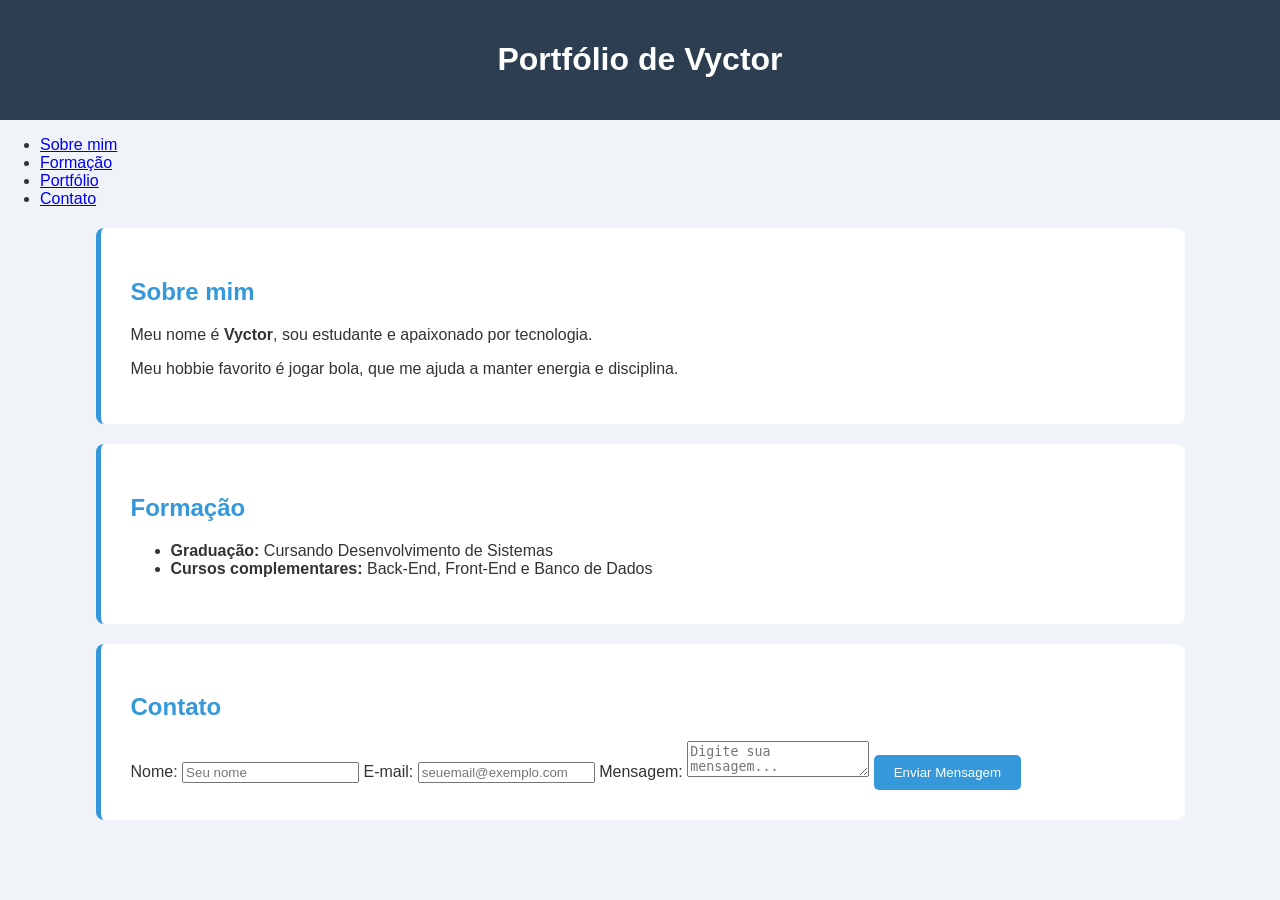
<file: index.html>
<!DOCTYPE html>
<html lang="pt-BR">
<head>
  <meta charset="UTF-8">
  <title>Portfólio de Vyctor</title>
  <style>
    body {
      background-color: #f0f4f8; 
      color: #333;
      font-family: Arial, sans-serif;
      margin: 0;
      padding: 0;
    }

    header {
      background-color: #2c3e50; 
      color: #fff;
      padding: 20px;
      text-align: center;
    }

    section {
      background-color: #ffffff; 
      margin: 20px auto;
      padding: 30px;
      border-radius: 8px;
      border-left: 5px solid #3498db; 
      width: 80%;
    }

    h2 {
      color: #3498db; 
    }

    button {
      background-color: #3498db;
      color: #fff;
      border: none;
      padding: 10px 20px;
      border-radius: 5px;
      cursor: pointer;
    }

    button:hover {
      background-color: #2980b9; 
    }
  </style>
</head>
<body>
  <header>
    <h1>Portfólio de Vyctor</h1>
  </header>
 <nav>
        <ul>
            <li><a href="sobre.html">Sobre mim</a></li>
            <li><a href="#formacao">Formação</a></li>
            <li><a href="#portfolio">Portfólio</a></li>
            <li><a href="#contato">Contato</a></li>
        </ul>
    </nav>
  <section id="sobre">
    <h2>Sobre mim</h2>
    <p>Meu nome é <strong>Vyctor</strong>, sou estudante e apaixonado por tecnologia.</p>
    <p>Meu hobbie favorito é jogar bola, que me ajuda a manter energia e disciplina.</p>
  </section>

  <section id="formacao">
    <h2>Formação</h2>
    <ul>
      <li><strong>Graduação:</strong> Cursando Desenvolvimento de Sistemas</li>
      <li><strong>Cursos complementares:</strong> Back-End, Front-End e Banco de Dados</li>
    </ul>
  </section>

  <section id="contato">
    <h2>Contato</h2>
    <form>
      <label for="nome">Nome:</label>
      <input type="text" id="nome" placeholder="Seu nome" required>

      <label for="email">E-mail:</label>
      <input type="email" id="email" placeholder="seuemail@exemplo.com" required>

      <label for="mensagem">Mensagem:</label>
      <textarea id="mensagem" placeholder="Digite sua mensagem..." required></textarea>

      <button type="submit">Enviar Mensagem</button>
    </form>
  </section>
</body>
</html>
</file>
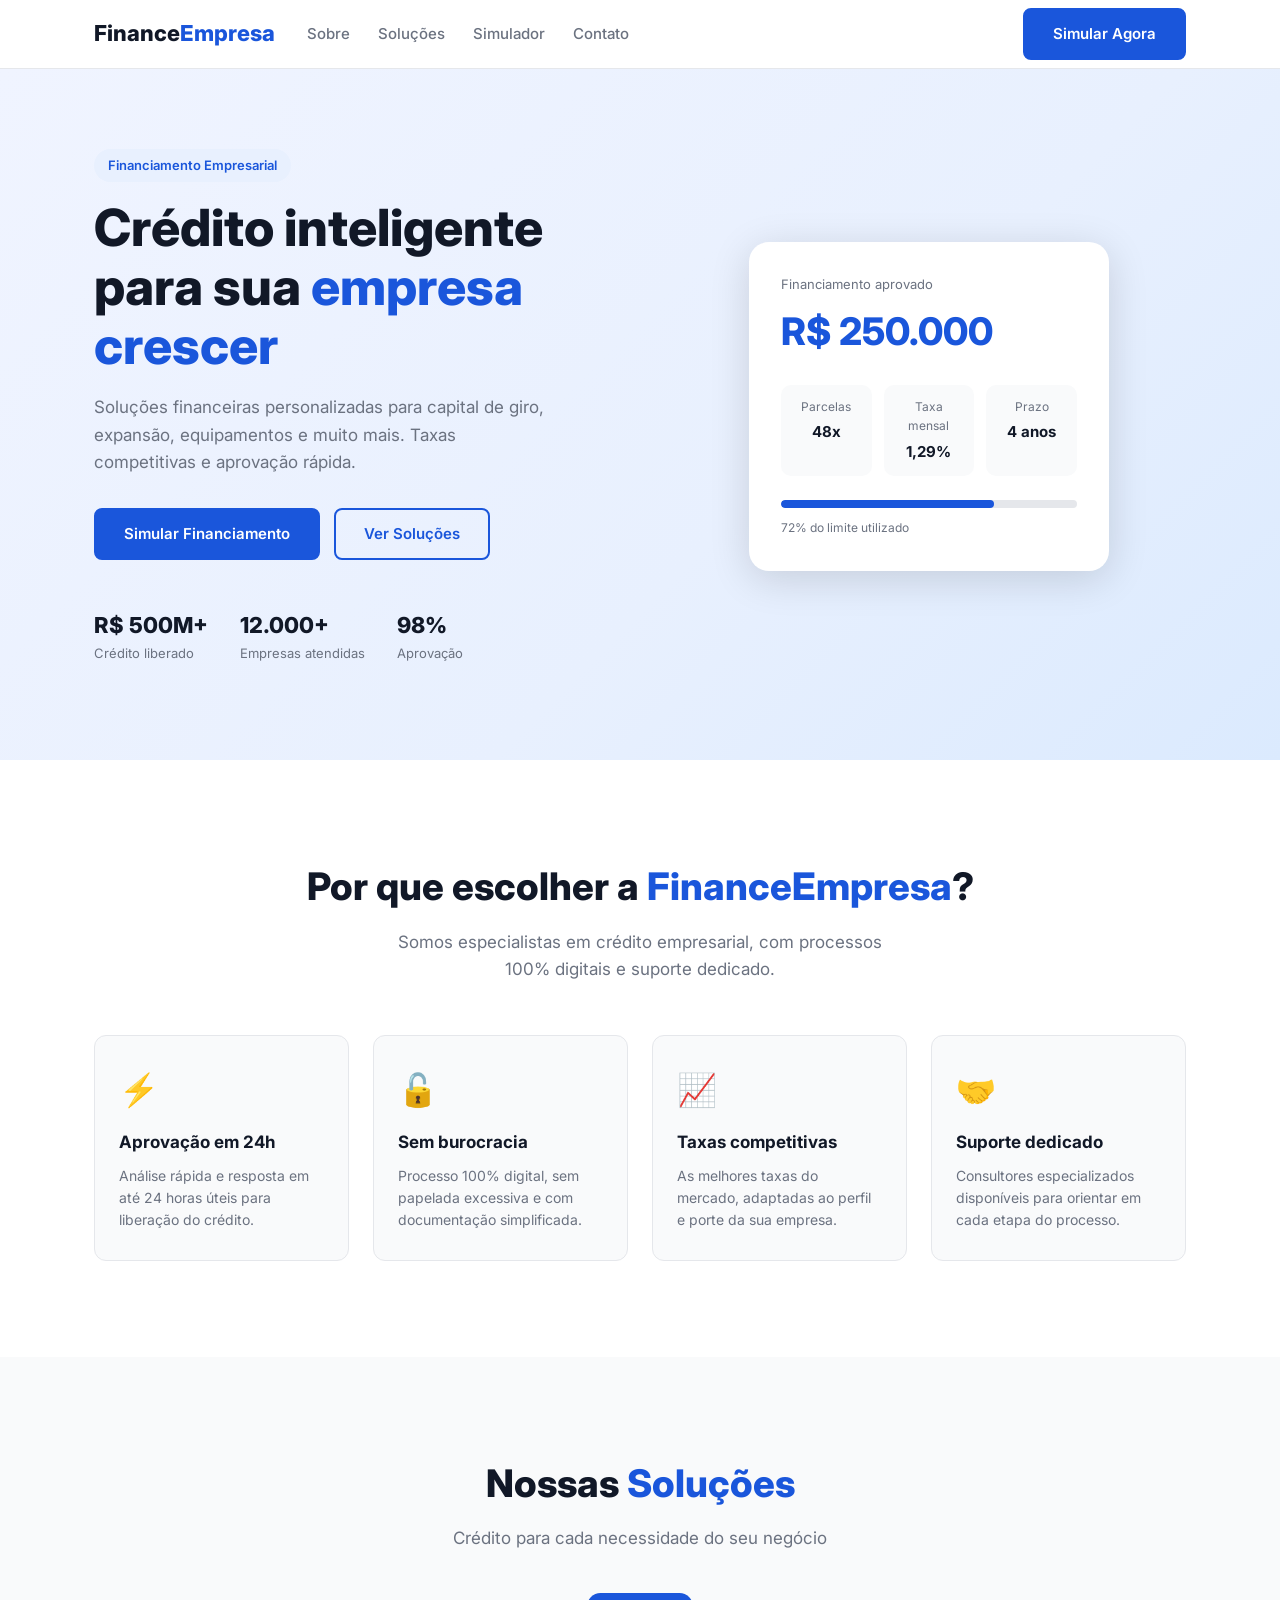
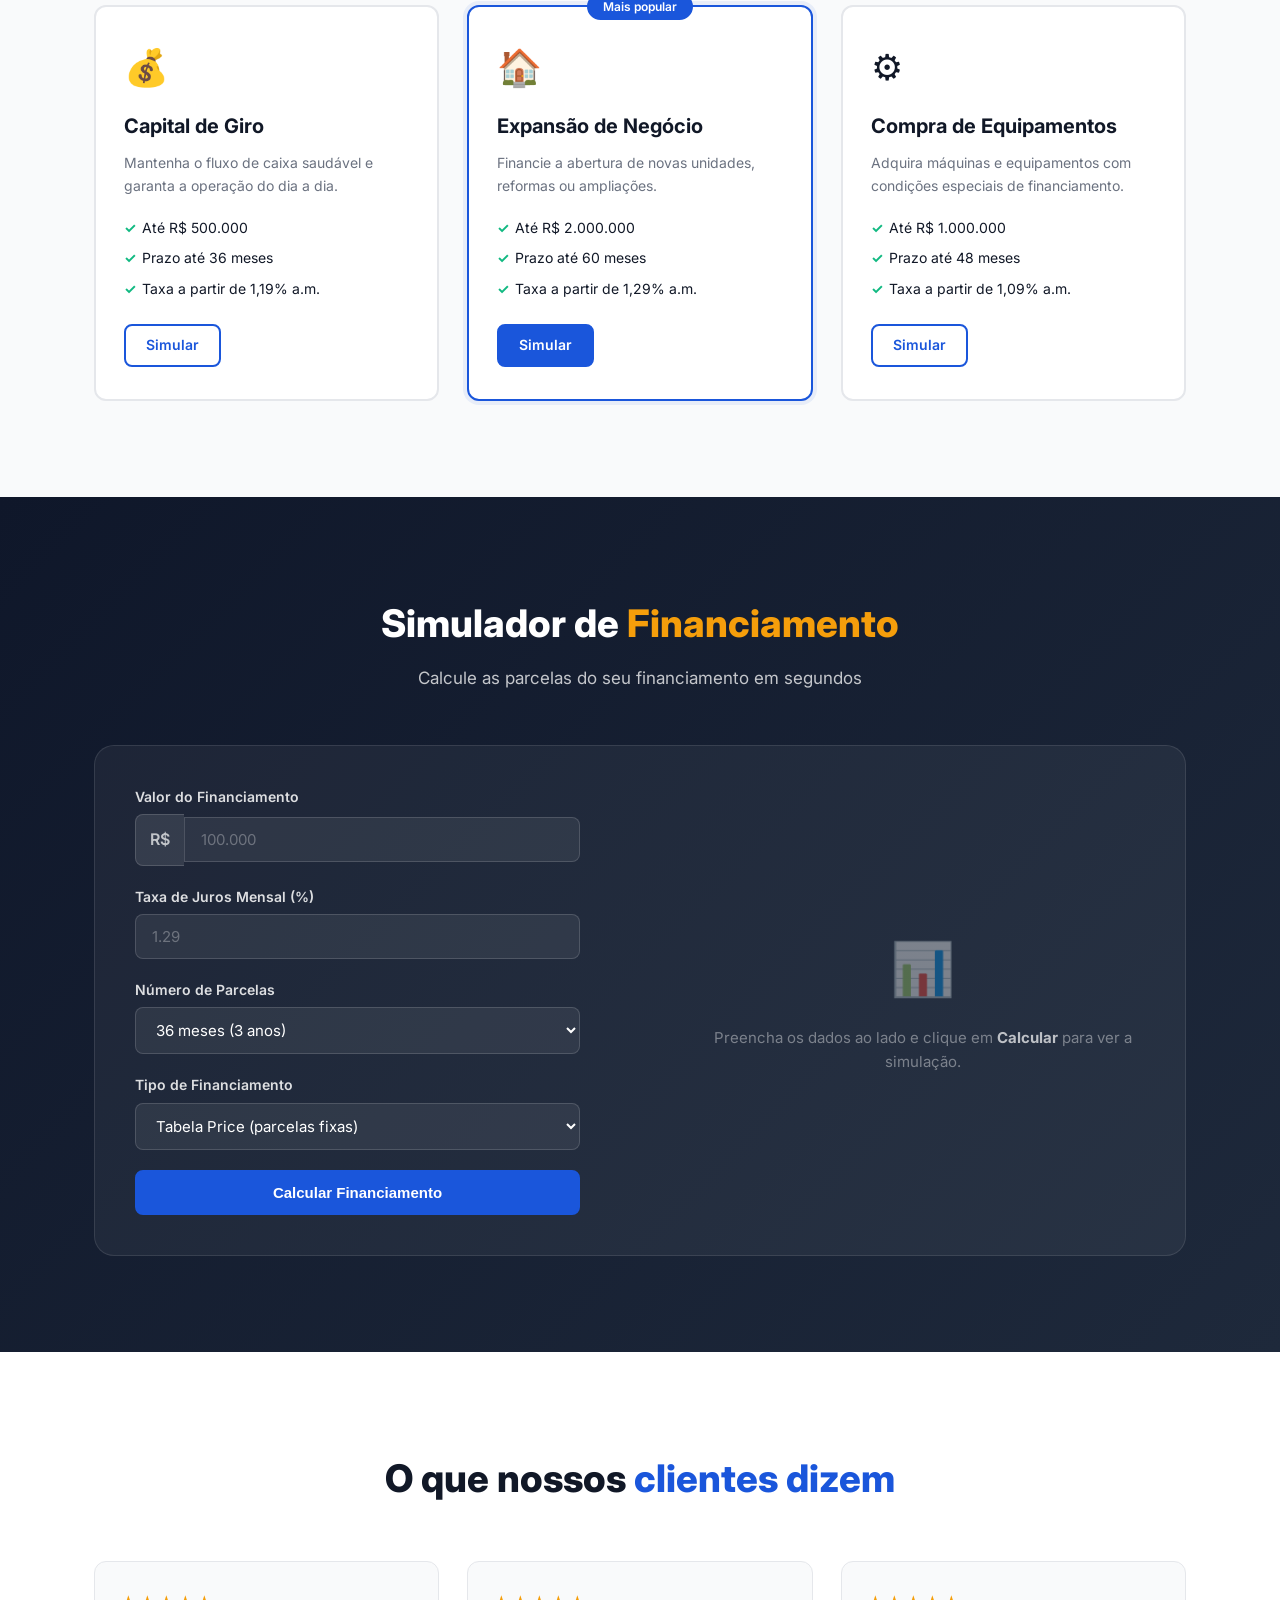
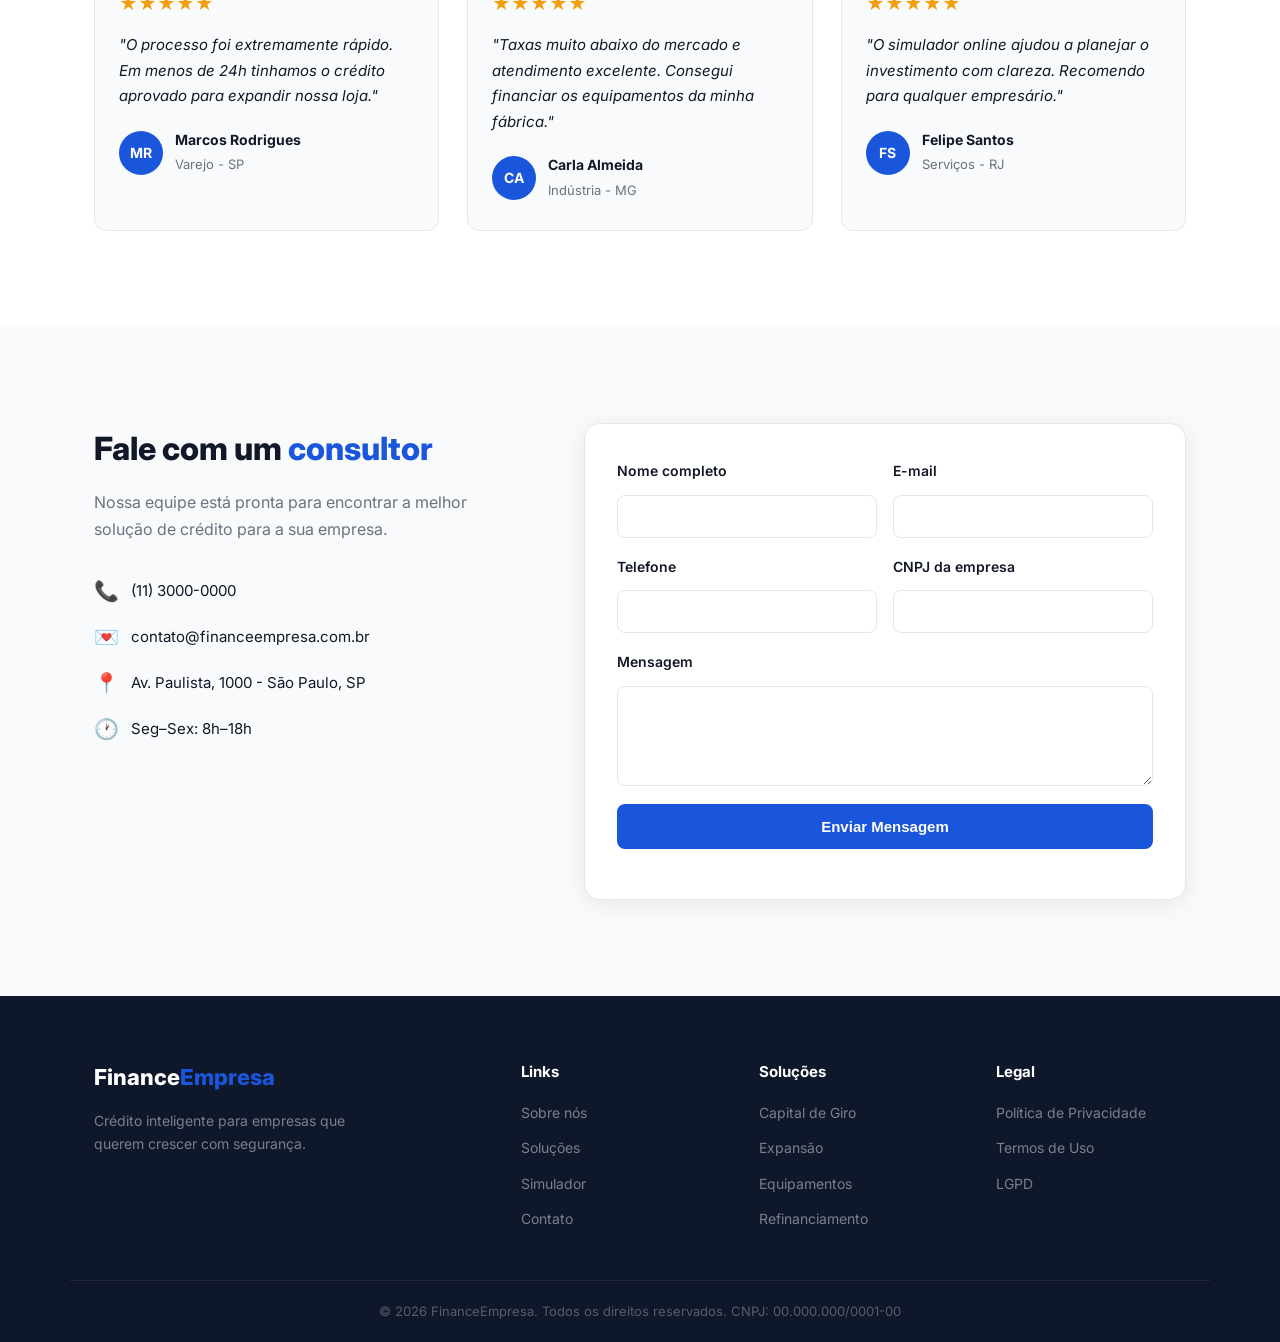
<file: demonstração/index.html>
<!DOCTYPE html>
<html lang="pt-BR">
<head>
  <meta charset="UTF-8" />
  <meta name="viewport" content="width=device-width, initial-scale=1.0"/>
  <title>FinanceEmpresa - Soluções em Financiamento</title>
  <link rel="stylesheet" href="style.css" />
  <link href="https://fonts.googleapis.com/css2?family=Inter:wght@300;400;600;700;800&display=swap" rel="stylesheet"/>
</head>
<body>

  <!-- NAVBAR -->
  <header class="navbar">
    <div class="container nav-inner">
      <div class="logo">Finance<span>Empresa</span></div>
      <nav>
        <ul class="nav-links">
          <li><a href="#sobre">Sobre</a></li>
          <li><a href="#solucoes">Soluções</a></li>
          <li><a href="#calculadora">Simulador</a></li>
          <li><a href="#contato">Contato</a></li>
        </ul>
      </nav>
      <a href="#calculadora" class="btn btn-primary nav-cta">Simular Agora</a>
      <button class="menu-toggle" id="menuToggle">&#9776;</button>
    </div>
  </header>

  <!-- HERO -->
  <section class="hero">
    <div class="container hero-inner">
      <div class="hero-text">
        <span class="badge">Financiamento Empresarial</span>
        <h1>Crédito inteligente para sua <span>empresa crescer</span></h1>
        <p>Soluções financeiras personalizadas para capital de giro, expansão, equipamentos e muito mais. Taxas competitivas e aprovação rápida.</p>
        <div class="hero-btns">
          <a href="#calculadora" class="btn btn-primary">Simular Financiamento</a>
          <a href="#solucoes" class="btn btn-outline">Ver Soluções</a>
        </div>
        <div class="hero-stats">
          <div class="stat"><strong>R$ 500M+</strong><span>Crédito liberado</span></div>
          <div class="stat"><strong>12.000+</strong><span>Empresas atendidas</span></div>
          <div class="stat"><strong>98%</strong><span>Aprovação</span></div>
        </div>
      </div>
      <div class="hero-card">
        <div class="card-finance">
          <p class="card-label">Financiamento aprovado</p>
          <h2 class="card-value">R$ 250.000</h2>
          <div class="card-info">
            <div><span>Parcelas</span><strong>48x</strong></div>
            <div><span>Taxa mensal</span><strong>1,29%</strong></div>
            <div><span>Prazo</span><strong>4 anos</strong></div>
          </div>
          <div class="card-progress">
            <div class="progress-bar"><div class="progress-fill" style="width:72%"></div></div>
            <small>72% do limite utilizado</small>
          </div>
        </div>
      </div>
    </div>
  </section>

  <!-- SOBRE -->
  <section class="sobre" id="sobre">
    <div class="container">
      <div class="section-header">
        <h2>Por que escolher a <span>FinanceEmpresa</span>?</h2>
        <p>Somos especialistas em crédito empresarial, com processos 100% digitais e suporte dedicado.</p>
      </div>
      <div class="features-grid">
        <div class="feature-card">
          <div class="feature-icon">&#9889;</div>
          <h3>Aprovação em 24h</h3>
          <p>Análise rápida e resposta em até 24 horas úteis para liberação do crédito.</p>
        </div>
        <div class="feature-card">
          <div class="feature-icon">&#128275;</div>
          <h3>Sem burocracia</h3>
          <p>Processo 100% digital, sem papelada excessiva e com documentação simplificada.</p>
        </div>
        <div class="feature-card">
          <div class="feature-icon">&#128200;</div>
          <h3>Taxas competitivas</h3>
          <p>As melhores taxas do mercado, adaptadas ao perfil e porte da sua empresa.</p>
        </div>
        <div class="feature-card">
          <div class="feature-icon">&#129309;</div>
          <h3>Suporte dedicado</h3>
          <p>Consultores especializados disponíveis para orientar em cada etapa do processo.</p>
        </div>
      </div>
    </div>
  </section>

  <!-- SOLUÇÕES -->
  <section class="solucoes" id="solucoes">
    <div class="container">
      <div class="section-header">
        <h2>Nossas <span>Soluções</span></h2>
        <p>Crédito para cada necessidade do seu negócio</p>
      </div>
      <div class="cards-grid">
        <div class="solution-card">
          <div class="sol-icon">&#128176;</div>
          <h3>Capital de Giro</h3>
          <p>Mantenha o fluxo de caixa saudável e garanta a operação do dia a dia.</p>
          <ul>
            <li>Até R$ 500.000</li>
            <li>Prazo até 36 meses</li>
            <li>Taxa a partir de 1,19% a.m.</li>
          </ul>
          <a href="#calculadora" class="btn btn-outline btn-sm">Simular</a>
        </div>
        <div class="solution-card highlight">
          <div class="sol-badge">Mais popular</div>
          <div class="sol-icon">&#127968;</div>
          <h3>Expansão de Negócio</h3>
          <p>Financie a abertura de novas unidades, reformas ou ampliações.</p>
          <ul>
            <li>Até R$ 2.000.000</li>
            <li>Prazo até 60 meses</li>
            <li>Taxa a partir de 1,29% a.m.</li>
          </ul>
          <a href="#calculadora" class="btn btn-primary btn-sm">Simular</a>
        </div>
        <div class="solution-card">
          <div class="sol-icon">&#9881;</div>
          <h3>Compra de Equipamentos</h3>
          <p>Adquira máquinas e equipamentos com condições especiais de financiamento.</p>
          <ul>
            <li>Até R$ 1.000.000</li>
            <li>Prazo até 48 meses</li>
            <li>Taxa a partir de 1,09% a.m.</li>
          </ul>
          <a href="#calculadora" class="btn btn-outline btn-sm">Simular</a>
        </div>
      </div>
    </div>
  </section>

  <!-- CALCULADORA -->
  <section class="calculadora" id="calculadora">
    <div class="container">
      <div class="section-header light">
        <h2>Simulador de <span>Financiamento</span></h2>
        <p>Calcule as parcelas do seu financiamento em segundos</p>
      </div>
      <div class="calc-wrapper">
        <div class="calc-form">
          <div class="form-group">
            <label for="valorFinanciamento">Valor do Financiamento</label>
            <div class="input-prefix">
              <span>R$</span>
              <input type="text" id="valorFinanciamento" placeholder="100.000" />
            </div>
          </div>
          <div class="form-group">
            <label for="taxaJuros">Taxa de Juros Mensal (%)</label>
            <input type="number" id="taxaJuros" placeholder="1.29" step="0.01" min="0.1" max="10" />
          </div>
          <div class="form-group">
            <label for="numeroParcelas">Número de Parcelas</label>
            <select id="numeroParcelas">
              <option value="12">12 meses (1 ano)</option>
              <option value="24">24 meses (2 anos)</option>
              <option value="36" selected>36 meses (3 anos)</option>
              <option value="48">48 meses (4 anos)</option>
              <option value="60">60 meses (5 anos)</option>
            </select>
          </div>
          <div class="form-group">
            <label for="tipoFinanciamento">Tipo de Financiamento</label>
            <select id="tipoFinanciamento">
              <option value="price">Tabela Price (parcelas fixas)</option>
              <option value="sac">SAC (parcelas decrescentes)</option>
            </select>
          </div>
          <button class="btn btn-primary btn-full" id="calcularBtn">Calcular Financiamento</button>
        </div>
        <div class="calc-result" id="calcResult">
          <div class="result-placeholder">
            <div class="placeholder-icon">&#128202;</div>
            <p>Preencha os dados ao lado e clique em <strong>Calcular</strong> para ver a simulação.</p>
          </div>
        </div>
      </div>
    </div>
  </section>

  <!-- DEPOIMENTOS -->
  <section class="depoimentos">
    <div class="container">
      <div class="section-header">
        <h2>O que nossos <span>clientes dizem</span></h2>
      </div>
      <div class="depo-grid">
        <div class="depo-card">
          <div class="stars">&#9733;&#9733;&#9733;&#9733;&#9733;</div>
          <p>"O processo foi extremamente rápido. Em menos de 24h tinhamos o crédito aprovado para expandir nossa loja."</p>
          <div class="depo-author">
            <div class="avatar">MR</div>
            <div><strong>Marcos Rodrigues</strong><span>Varejo - SP</span></div>
          </div>
        </div>
        <div class="depo-card">
          <div class="stars">&#9733;&#9733;&#9733;&#9733;&#9733;</div>
          <p>"Taxas muito abaixo do mercado e atendimento excelente. Consegui financiar os equipamentos da minha fábrica."</p>
          <div class="depo-author">
            <div class="avatar">CA</div>
            <div><strong>Carla Almeida</strong><span>Indústria - MG</span></div>
          </div>
        </div>
        <div class="depo-card">
          <div class="stars">&#9733;&#9733;&#9733;&#9733;&#9733;</div>
          <p>"O simulador online ajudou a planejar o investimento com clareza. Recomendo para qualquer empresário."</p>
          <div class="depo-author">
            <div class="avatar">FS</div>
            <div><strong>Felipe Santos</strong><span>Serviços - RJ</span></div>
          </div>
        </div>
      </div>
    </div>
  </section>

  <!-- CONTATO -->
  <section class="contato" id="contato">
    <div class="container contato-inner">
      <div class="contato-info">
        <h2>Fale com um <span>consultor</span></h2>
        <p>Nossa equipe está pronta para encontrar a melhor solução de crédito para a sua empresa.</p>
        <div class="contato-items">
          <div class="contato-item"><span>&#128222;</span> (11) 3000-0000</div>
          <div class="contato-item"><span>&#128140;</span> contato@financeempresa.com.br</div>
          <div class="contato-item"><span>&#128205;</span> Av. Paulista, 1000 - São Paulo, SP</div>
          <div class="contato-item"><span>&#128336;</span> Seg–Sex: 8h–18h</div>
        </div>
      </div>
      <form class="contato-form" id="contatoForm">
        <div class="form-row">
          <div class="form-group">
            <label>Nome completo</label>
            <input type="text" id="nome" placeholder="Seu nome" required />
          </div>
          <div class="form-group">
            <label>E-mail</label>
            <input type="email" id="email" placeholder="seu@email.com" required />
          </div>
        </div>
        <div class="form-row">
          <div class="form-group">
            <label>Telefone</label>
            <input type="tel" id="telefone" placeholder="(11) 99999-9999" />
          </div>
          <div class="form-group">
            <label>CNPJ da empresa</label>
            <input type="text" id="cnpj" placeholder="00.000.000/0001-00" />
          </div>
        </div>
        <div class="form-group">
          <label>Mensagem</label>
          <textarea id="mensagem" rows="4" placeholder="Descreva sua necessidade de crédito..."></textarea>
        </div>
        <button type="submit" class="btn btn-primary btn-full">Enviar Mensagem</button>
        <div id="formMsg" class="form-feedback"></div>
      </form>
    </div>
  </section>

  <!-- FOOTER -->
  <footer class="footer">
    <div class="container footer-inner">
      <div class="footer-brand">
        <div class="logo">Finance<span>Empresa</span></div>
        <p>Crédito inteligente para empresas que querem crescer com segurança.</p>
      </div>
      <div class="footer-links">
        <h4>Links</h4>
        <ul>
          <li><a href="#sobre">Sobre nós</a></li>
          <li><a href="#solucoes">Soluções</a></li>
          <li><a href="#calculadora">Simulador</a></li>
          <li><a href="#contato">Contato</a></li>
        </ul>
      </div>
      <div class="footer-links">
        <h4>Soluções</h4>
        <ul>
          <li><a href="#">Capital de Giro</a></li>
          <li><a href="#">Expansão</a></li>
          <li><a href="#">Equipamentos</a></li>
          <li><a href="#">Refinanciamento</a></li>
        </ul>
      </div>
      <div class="footer-links">
        <h4>Legal</h4>
        <ul>
          <li><a href="#">Política de Privacidade</a></li>
          <li><a href="#">Termos de Uso</a></li>
          <li><a href="#">LGPD</a></li>
        </ul>
      </div>
    </div>
    <div class="footer-bottom">
      <p>&copy; 2026 FinanceEmpresa. Todos os direitos reservados. CNPJ: 00.000.000/0001-00</p>
    </div>
  </footer>

  <script src="script.js"></script>
</body>
</html>
</file>
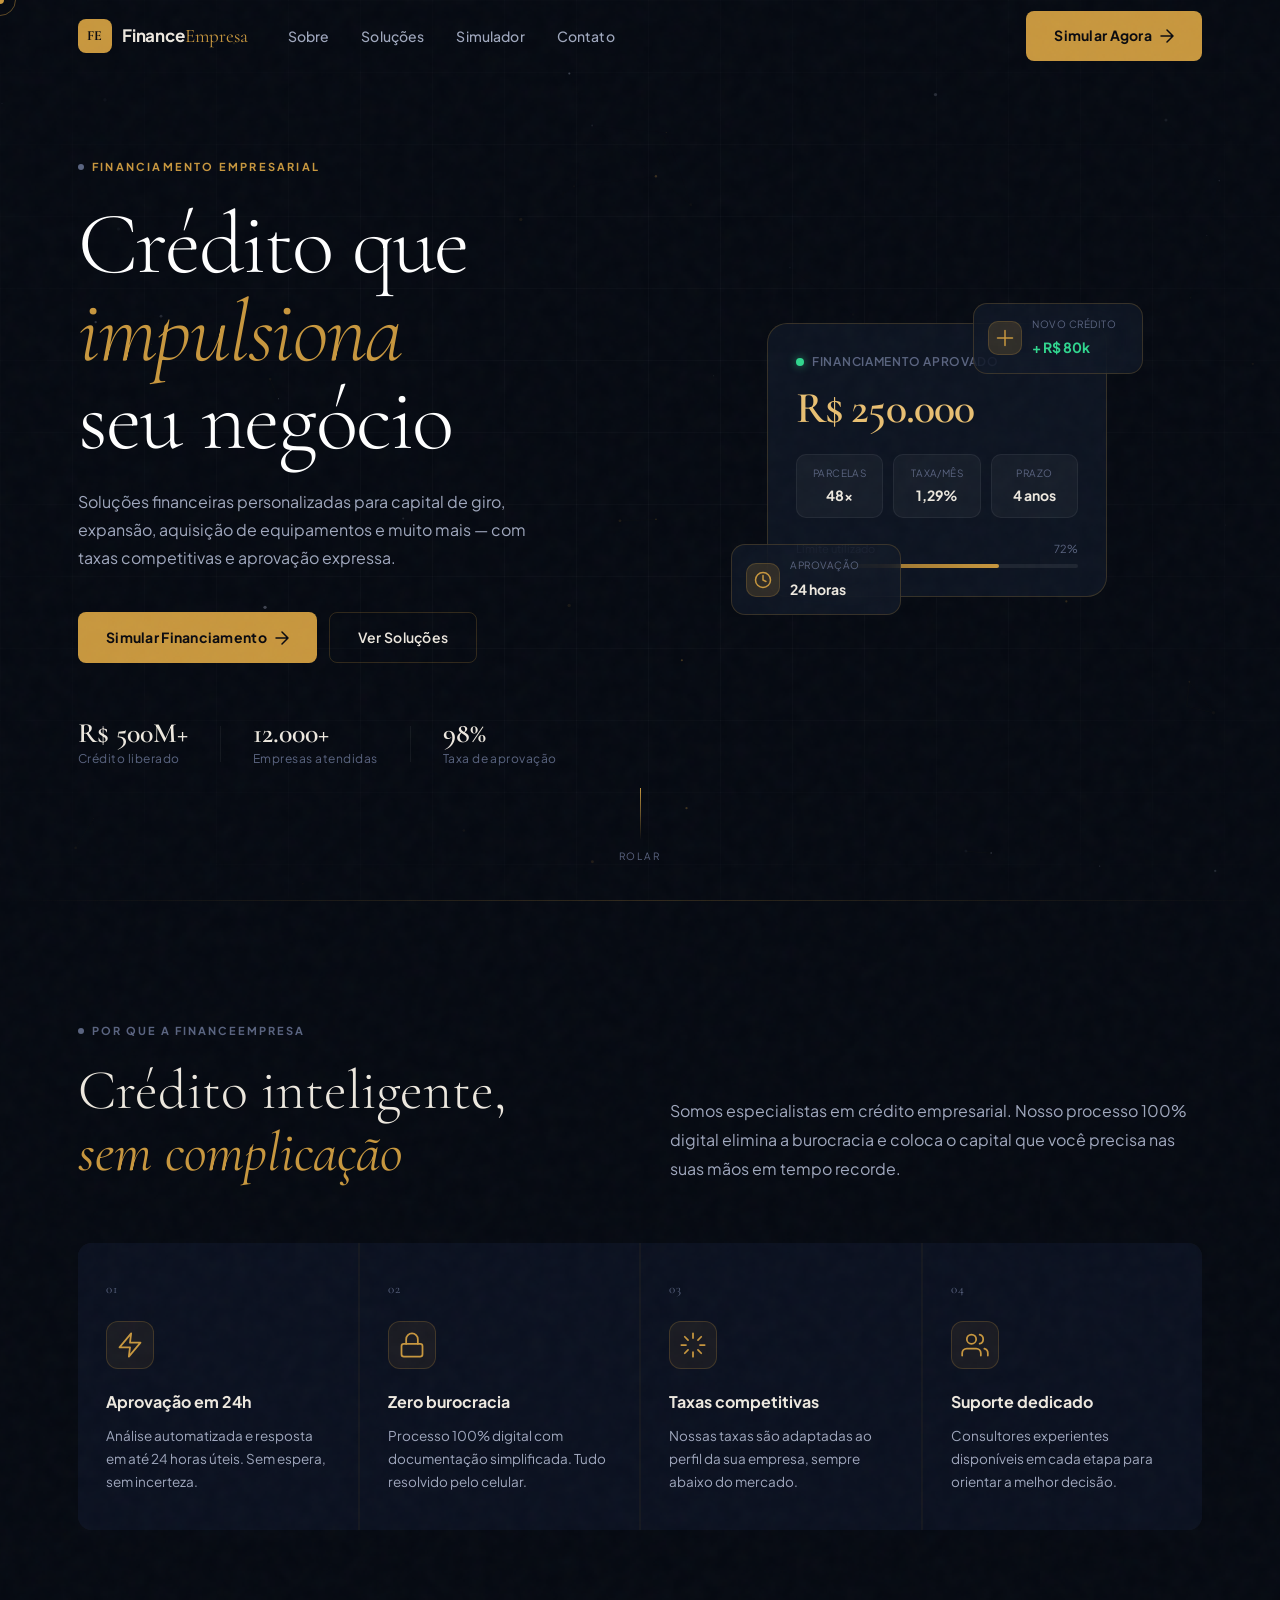
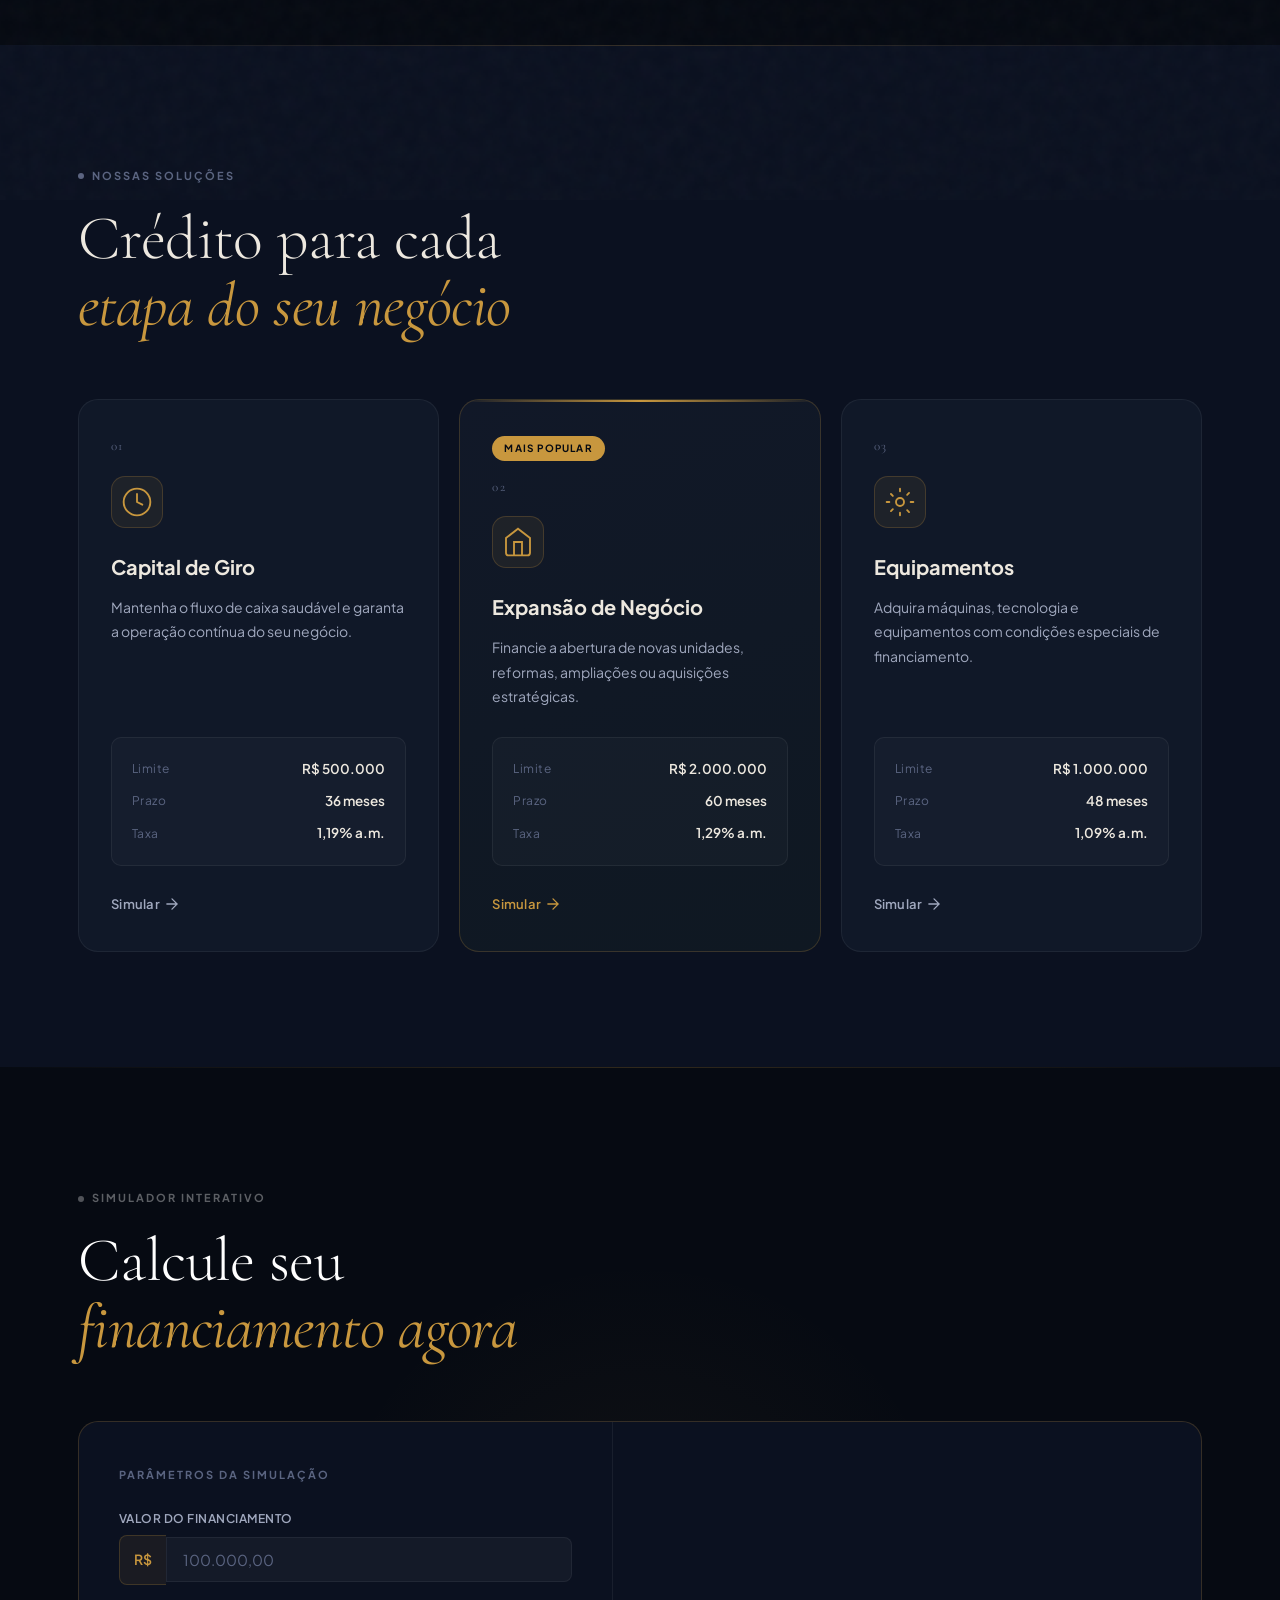
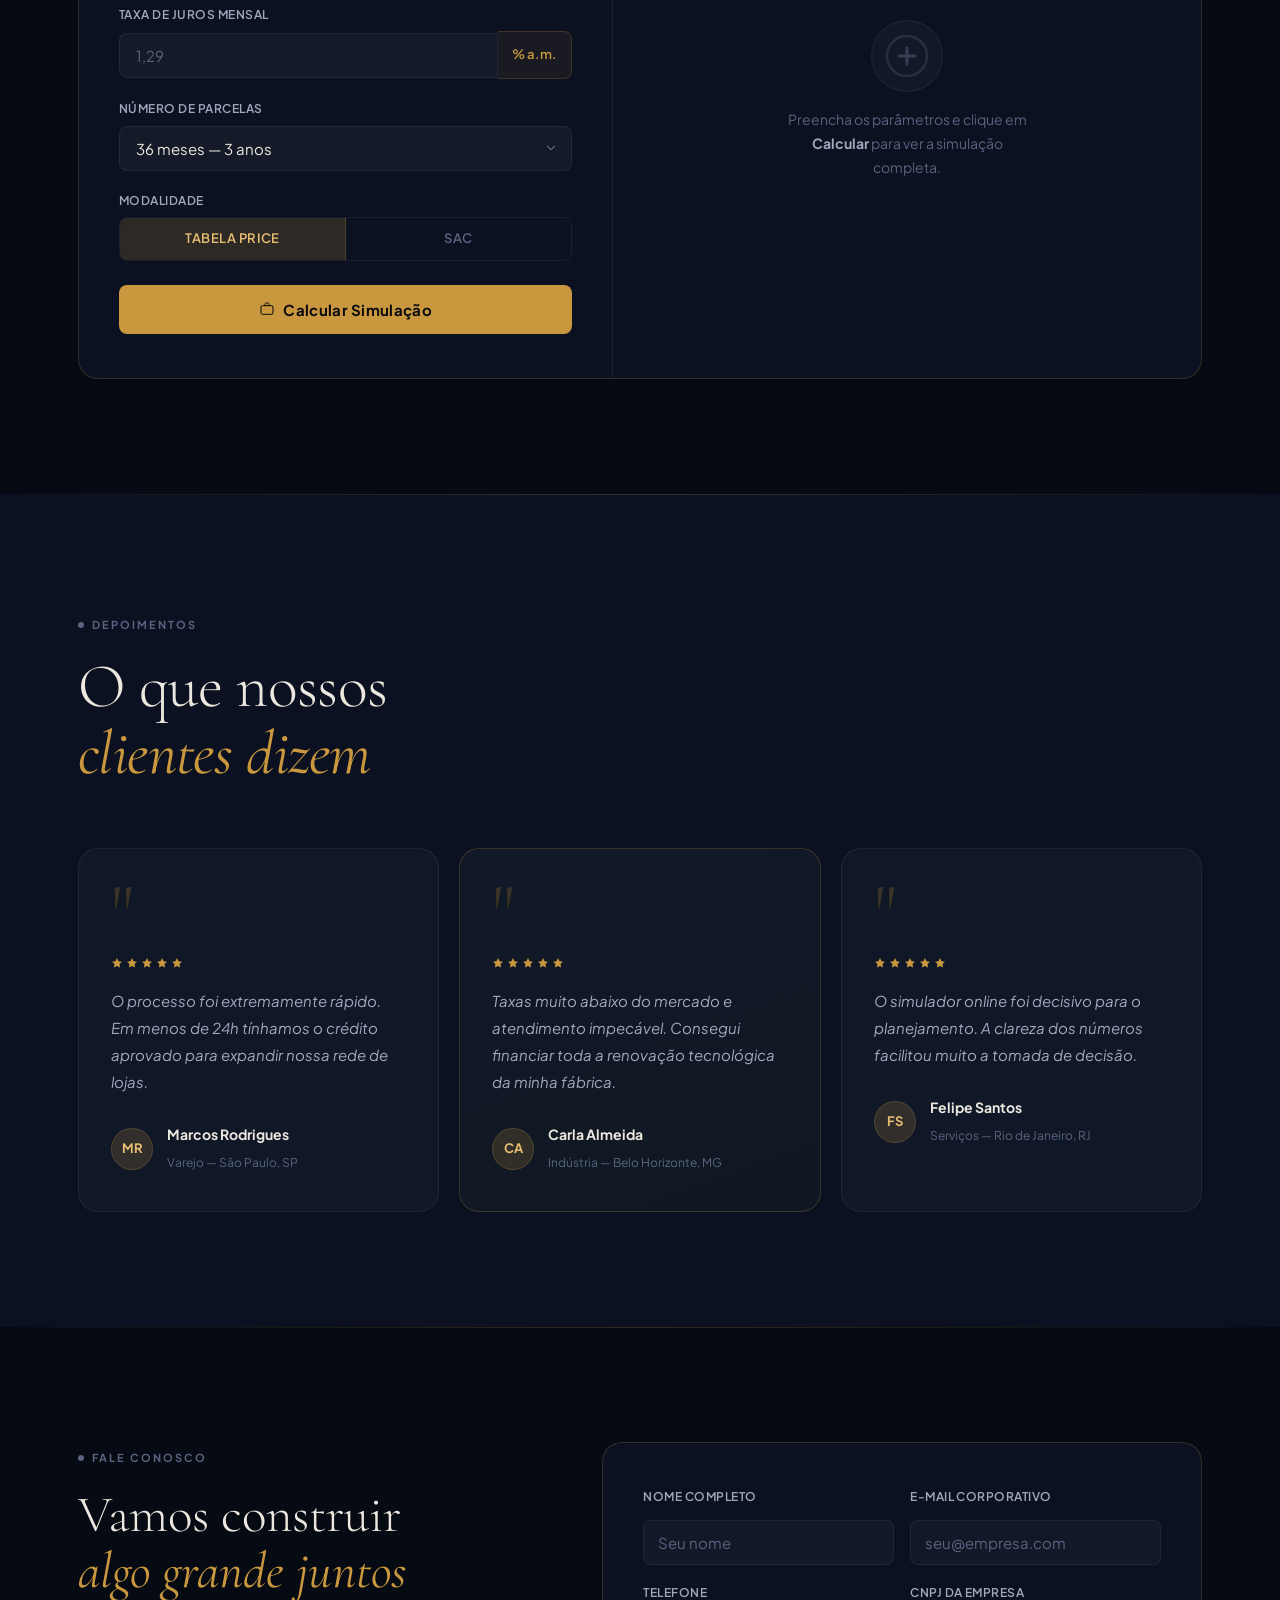
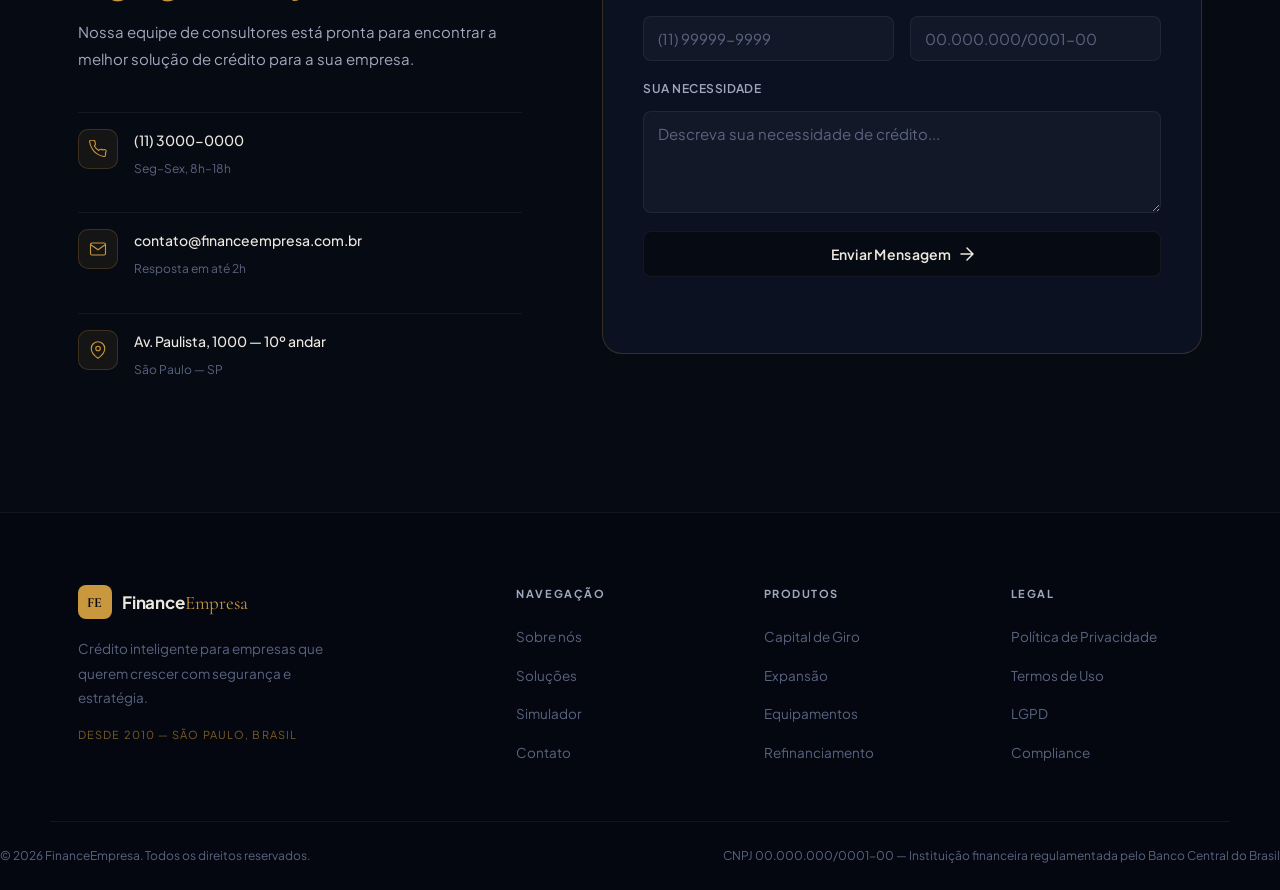
<file: prototipo/index.html>
<!DOCTYPE html>
<html lang="pt-BR">
<head>
  <meta charset="UTF-8" />
  <meta name="viewport" content="width=device-width, initial-scale=1.0"/>
  <title>FinanceEmpresa — Crédito Empresarial Premium</title>
  <link rel="stylesheet" href="style.css" />
  <link rel="preconnect" href="https://fonts.googleapis.com"/>
  <link rel="preconnect" href="https://fonts.gstatic.com" crossorigin/>
  <link href="https://fonts.googleapis.com/css2?family=Cormorant+Garamond:ital,wght@0,300;0,400;0,600;0,700;1,300;1,400&family=Plus+Jakarta+Sans:wght@300;400;500;600;700;800&display=swap" rel="stylesheet"/>
</head>
<body>

  <!-- CURSOR -->
  <div class="cursor" id="cursor"></div>
  <div class="cursor-follower" id="cursorFollower"></div>

  <!-- GRAIN OVERLAY -->
  <div class="grain" aria-hidden="true"></div>

  <!-- NAVBAR -->
  <header class="navbar" id="navbar">
    <div class="container nav-inner">
      <a href="#" class="logo">
        <span class="logo-mark">FE</span>
        <span class="logo-text">Finance<em>Empresa</em></span>
      </a>
      <nav class="nav-center">
        <ul class="nav-links">
          <li><a href="#sobre">Sobre</a></li>
          <li><a href="#solucoes">Soluções</a></li>
          <li><a href="#calculadora">Simulador</a></li>
          <li><a href="#contato">Contato</a></li>
        </ul>
      </nav>
      <a href="#calculadora" class="btn btn-gold nav-cta">
        <span>Simular Agora</span>
        <svg width="14" height="14" viewBox="0 0 14 14" fill="none"><path d="M1 7h12M7 1l6 6-6 6" stroke="currentColor" stroke-width="1.5" stroke-linecap="round" stroke-linejoin="round"/></svg>
      </a>
      <button class="menu-toggle" id="menuToggle" aria-label="Menu">
        <span></span><span></span><span></span>
      </button>
    </div>
  </header>

  <!-- MOBILE NAV -->
  <div class="mobile-nav" id="mobileNav">
    <ul>
      <li><a href="#sobre" class="mobile-link">Sobre</a></li>
      <li><a href="#solucoes" class="mobile-link">Soluções</a></li>
      <li><a href="#calculadora" class="mobile-link">Simulador</a></li>
      <li><a href="#contato" class="mobile-link">Contato</a></li>
    </ul>
    <a href="#calculadora" class="btn btn-gold mobile-link">Simular Agora</a>
  </div>

  <!-- ================================ HERO ================================ -->
  <section class="hero" id="hero">
    <canvas id="heroCanvas"></canvas>
    <div class="hero-grid-lines" aria-hidden="true"></div>

    <div class="container hero-inner">
      <div class="hero-text">
        <div class="hero-label">
          <span class="label-dot"></span>
          <span>Financiamento Empresarial</span>
        </div>
        <h1 class="hero-title">
          Crédito que<br/>
          <em>impulsiona</em><br/>
          seu negócio
        </h1>
        <p class="hero-sub">Soluções financeiras personalizadas para capital de giro, expansão, aquisição de equipamentos e muito mais — com taxas competitivas e aprovação expressa.</p>
        <div class="hero-actions">
          <a href="#calculadora" class="btn btn-gold">
            <span>Simular Financiamento</span>
            <svg width="14" height="14" viewBox="0 0 14 14" fill="none"><path d="M1 7h12M7 1l6 6-6 6" stroke="currentColor" stroke-width="1.5" stroke-linecap="round" stroke-linejoin="round"/></svg>
          </a>
          <a href="#solucoes" class="btn btn-ghost">Ver Soluções</a>
        </div>
        <div class="hero-stats">
          <div class="stat-item">
            <strong class="stat-num" data-count="500" data-prefix="R$" data-suffix="M+">0</strong>
            <span>Crédito liberado</span>
          </div>
          <div class="stat-div" aria-hidden="true"></div>
          <div class="stat-item">
            <strong class="stat-num" data-count="12000" data-suffix="+">0</strong>
            <span>Empresas atendidas</span>
          </div>
          <div class="stat-div" aria-hidden="true"></div>
          <div class="stat-item">
            <strong class="stat-num" data-count="98" data-suffix="%">0</strong>
            <span>Taxa de aprovação</span>
          </div>
        </div>
      </div>

      <div class="hero-visual">
        <div class="hero-card-wrap">
          <!-- Main card -->
          <div class="hcard hcard-main">
            <div class="hcard-header">
              <div class="hcard-dot green"></div>
              <span>Financiamento aprovado</span>
            </div>
            <div class="hcard-amount">R$ 250.000</div>
            <div class="hcard-meta">
              <div class="hcard-meta-item">
                <span>Parcelas</span>
                <strong>48x</strong>
              </div>
              <div class="hcard-meta-item">
                <span>Taxa/mês</span>
                <strong>1,29%</strong>
              </div>
              <div class="hcard-meta-item">
                <span>Prazo</span>
                <strong>4 anos</strong>
              </div>
            </div>
            <div class="hcard-bar-wrap">
              <div class="hcard-bar-label">
                <span>Limite utilizado</span>
                <span>72%</span>
              </div>
              <div class="hcard-bar"><div class="hcard-bar-fill" style="width:0%" data-width="72%"></div></div>
            </div>
          </div>

          <!-- Floating chip top-right -->
          <div class="hcard hcard-chip chip-tr">
            <div class="chip-icon">
              <svg width="18" height="18" fill="none" viewBox="0 0 24 24"><path d="M12 2v20M2 12h20" stroke="currentColor" stroke-width="2" stroke-linecap="round"/></svg>
            </div>
            <div>
              <span class="chip-label">Novo crédito</span>
              <strong class="chip-value green-text">+ R$ 80k</strong>
            </div>
          </div>

          <!-- Floating chip bottom-left -->
          <div class="hcard hcard-chip chip-bl">
            <div class="chip-icon">
              <svg width="18" height="18" fill="none" viewBox="0 0 24 24"><circle cx="12" cy="12" r="10" stroke="currentColor" stroke-width="2"/><path d="M12 6v6l4 2" stroke="currentColor" stroke-width="2" stroke-linecap="round"/></svg>
            </div>
            <div>
              <span class="chip-label">Aprovação</span>
              <strong class="chip-value">24 horas</strong>
            </div>
          </div>
        </div>
      </div>
    </div>

    <div class="hero-scroll">
      <div class="scroll-line"></div>
      <span>Rolar</span>
    </div>
  </section>

  <!-- ================================ SOBRE ================================ -->
  <section class="sobre" id="sobre">
    <div class="container">
      <div class="section-label reveal">
        <span class="label-dot"></span>Por que a FinanceEmpresa
      </div>
      <div class="sobre-inner">
        <div class="sobre-heading reveal">
          <h2>Crédito inteligente,<br/><em>sem complicação</em></h2>
        </div>
        <div class="sobre-text reveal">
          <p>Somos especialistas em crédito empresarial. Nosso processo 100% digital elimina a burocracia e coloca o capital que você precisa nas suas mãos em tempo recorde.</p>
        </div>
      </div>
      <div class="features-grid">
        <div class="feature-card reveal" style="--delay:.1s">
          <div class="feature-num">01</div>
          <div class="feature-icon-wrap">
            <svg width="28" height="28" fill="none" viewBox="0 0 24 24"><path d="M13 2L3 14h9l-1 8 10-12h-9l1-8z" stroke="currentColor" stroke-width="1.5" stroke-linecap="round" stroke-linejoin="round"/></svg>
          </div>
          <h3>Aprovação em 24h</h3>
          <p>Análise automatizada e resposta em até 24 horas úteis. Sem espera, sem incerteza.</p>
        </div>
        <div class="feature-card reveal" style="--delay:.2s">
          <div class="feature-num">02</div>
          <div class="feature-icon-wrap">
            <svg width="28" height="28" fill="none" viewBox="0 0 24 24"><rect x="3" y="11" width="18" height="11" rx="2" stroke="currentColor" stroke-width="1.5"/><path d="M7 11V7a5 5 0 0110 0v4" stroke="currentColor" stroke-width="1.5" stroke-linecap="round"/></svg>
          </div>
          <h3>Zero burocracia</h3>
          <p>Processo 100% digital com documentação simplificada. Tudo resolvido pelo celular.</p>
        </div>
        <div class="feature-card reveal" style="--delay:.3s">
          <div class="feature-num">03</div>
          <div class="feature-icon-wrap">
            <svg width="28" height="28" fill="none" viewBox="0 0 24 24"><path d="M12 2v4m0 12v4M4.93 4.93l2.83 2.83m8.48 8.48l2.83 2.83M2 12h4m12 0h4M4.93 19.07l2.83-2.83m8.48-8.48l2.83-2.83" stroke="currentColor" stroke-width="1.5" stroke-linecap="round"/></svg>
          </div>
          <h3>Taxas competitivas</h3>
          <p>Nossas taxas são adaptadas ao perfil da sua empresa, sempre abaixo do mercado.</p>
        </div>
        <div class="feature-card reveal" style="--delay:.4s">
          <div class="feature-num">04</div>
          <div class="feature-icon-wrap">
            <svg width="28" height="28" fill="none" viewBox="0 0 24 24"><path d="M17 21v-2a4 4 0 00-4-4H5a4 4 0 00-4 4v2" stroke="currentColor" stroke-width="1.5" stroke-linecap="round"/><circle cx="9" cy="7" r="4" stroke="currentColor" stroke-width="1.5"/><path d="M23 21v-2a4 4 0 00-3-3.87M16 3.13a4 4 0 010 7.75" stroke="currentColor" stroke-width="1.5" stroke-linecap="round"/></svg>
          </div>
          <h3>Suporte dedicado</h3>
          <p>Consultores experientes disponíveis em cada etapa para orientar a melhor decisão.</p>
        </div>
      </div>
    </div>
  </section>

  <!-- ================================ SOLUÇÕES ================================ -->
  <section class="solucoes" id="solucoes">
    <div class="container">
      <div class="section-label reveal">
        <span class="label-dot"></span>Nossas Soluções
      </div>
      <h2 class="section-title reveal">Crédito para cada<br/><em>etapa do seu negócio</em></h2>

      <div class="sol-grid">
        <div class="sol-card reveal" style="--delay:.1s">
          <div class="sol-num">01</div>
          <div class="sol-icon">
            <svg width="32" height="32" fill="none" viewBox="0 0 24 24"><path d="M12 22C6.477 22 2 17.523 2 12S6.477 2 12 2s10 4.477 10 10-4.477 10-10 10z" stroke="currentColor" stroke-width="1.4"/><path d="M12 6v6l4 2" stroke="currentColor" stroke-width="1.4" stroke-linecap="round"/></svg>
          </div>
          <h3>Capital de Giro</h3>
          <p>Mantenha o fluxo de caixa saudável e garanta a operação contínua do seu negócio.</p>
          <div class="sol-specs">
            <div class="sol-spec"><span>Limite</span><strong>R$ 500.000</strong></div>
            <div class="sol-spec"><span>Prazo</span><strong>36 meses</strong></div>
            <div class="sol-spec"><span>Taxa</span><strong>1,19% a.m.</strong></div>
          </div>
          <a href="#calculadora" class="sol-link">
            Simular <svg width="12" height="12" fill="none" viewBox="0 0 14 14"><path d="M1 7h12M7 1l6 6-6 6" stroke="currentColor" stroke-width="1.5" stroke-linecap="round"/></svg>
          </a>
        </div>

        <div class="sol-card sol-featured reveal" style="--delay:.2s">
          <div class="sol-badge">Mais popular</div>
          <div class="sol-num">02</div>
          <div class="sol-icon">
            <svg width="32" height="32" fill="none" viewBox="0 0 24 24"><path d="M3 9l9-7 9 7v11a2 2 0 01-2 2H5a2 2 0 01-2-2V9z" stroke="currentColor" stroke-width="1.4"/><path d="M9 22V12h6v10" stroke="currentColor" stroke-width="1.4"/></svg>
          </div>
          <h3>Expansão de Negócio</h3>
          <p>Financie a abertura de novas unidades, reformas, ampliações ou aquisições estratégicas.</p>
          <div class="sol-specs">
            <div class="sol-spec"><span>Limite</span><strong>R$ 2.000.000</strong></div>
            <div class="sol-spec"><span>Prazo</span><strong>60 meses</strong></div>
            <div class="sol-spec"><span>Taxa</span><strong>1,29% a.m.</strong></div>
          </div>
          <a href="#calculadora" class="sol-link featured-link">
            Simular <svg width="12" height="12" fill="none" viewBox="0 0 14 14"><path d="M1 7h12M7 1l6 6-6 6" stroke="currentColor" stroke-width="1.5" stroke-linecap="round"/></svg>
          </a>
        </div>

        <div class="sol-card reveal" style="--delay:.3s">
          <div class="sol-num">03</div>
          <div class="sol-icon">
            <svg width="32" height="32" fill="none" viewBox="0 0 24 24"><circle cx="12" cy="12" r="3" stroke="currentColor" stroke-width="1.4"/><path d="M12 2v2m0 16v2M2 12h2m16 0h2m-3.22-6.78-1.42 1.42M6.64 17.36l-1.42 1.42m0-12.78 1.42 1.42m10.72 10.72 1.42 1.42" stroke="currentColor" stroke-width="1.4" stroke-linecap="round"/></svg>
          </div>
          <h3>Equipamentos</h3>
          <p>Adquira máquinas, tecnologia e equipamentos com condições especiais de financiamento.</p>
          <div class="sol-specs">
            <div class="sol-spec"><span>Limite</span><strong>R$ 1.000.000</strong></div>
            <div class="sol-spec"><span>Prazo</span><strong>48 meses</strong></div>
            <div class="sol-spec"><span>Taxa</span><strong>1,09% a.m.</strong></div>
          </div>
          <a href="#calculadora" class="sol-link">
            Simular <svg width="12" height="12" fill="none" viewBox="0 0 14 14"><path d="M1 7h12M7 1l6 6-6 6" stroke="currentColor" stroke-width="1.5" stroke-linecap="round"/></svg>
          </a>
        </div>
      </div>
    </div>
  </section>

  <!-- ================================ CALCULADORA ================================ -->
  <section class="calculadora" id="calculadora">
    <div class="calc-bg-accent" aria-hidden="true"></div>
    <div class="container">
      <div class="section-label light reveal">
        <span class="label-dot gold"></span>Simulador Interativo
      </div>
      <h2 class="section-title light reveal">Calcule seu<br/><em>financiamento agora</em></h2>

      <div class="calc-panel">
        <div class="calc-form">
          <div class="calc-form-title">Parâmetros da simulação</div>

          <div class="form-field">
            <label for="valorFinanciamento">Valor do Financiamento</label>
            <div class="field-prefix">
              <span class="prefix-text">R$</span>
              <input type="text" id="valorFinanciamento" placeholder="100.000,00" autocomplete="off"/>
            </div>
          </div>

          <div class="form-field">
            <label for="taxaJuros">Taxa de Juros Mensal</label>
            <div class="field-suffix">
              <input type="number" id="taxaJuros" placeholder="1,29" step="0.01" min="0.1" max="10"/>
              <span class="suffix-text">% a.m.</span>
            </div>
          </div>

          <div class="form-field">
            <label for="numeroParcelas">Número de Parcelas</label>
            <div class="select-wrap">
              <select id="numeroParcelas">
                <option value="12">12 meses — 1 ano</option>
                <option value="24">24 meses — 2 anos</option>
                <option value="36" selected>36 meses — 3 anos</option>
                <option value="48">48 meses — 4 anos</option>
                <option value="60">60 meses — 5 anos</option>
              </select>
              <svg class="select-arrow" width="14" height="14" fill="none" viewBox="0 0 24 24"><path d="M6 9l6 6 6-6" stroke="currentColor" stroke-width="2" stroke-linecap="round"/></svg>
            </div>
          </div>

          <div class="form-field">
            <label>Modalidade</label>
            <div class="toggle-group">
              <label class="toggle-btn active" id="btnPrice">
                <input type="radio" name="tipo" value="price" checked/>
                <span>Tabela Price</span>
              </label>
              <label class="toggle-btn" id="btnSac">
                <input type="radio" name="tipo" value="sac"/>
                <span>SAC</span>
              </label>
            </div>
          </div>

          <button class="btn btn-gold btn-calc" id="calcularBtn">
            <svg width="16" height="16" fill="none" viewBox="0 0 24 24"><path d="M9 7H5a2 2 0 00-2 2v9a2 2 0 002 2h14a2 2 0 002-2V9a2 2 0 00-2-2h-4M9 7V5a2 2 0 012-2h2a2 2 0 012 2v2M9 7h6" stroke="currentColor" stroke-width="1.5" stroke-linecap="round"/></svg>
            <span>Calcular Simulação</span>
          </button>
        </div>

        <div class="calc-result" id="calcResult">
          <div class="result-empty">
            <div class="empty-ring">
              <svg width="48" height="48" fill="none" viewBox="0 0 24 24"><path d="M12 22C6.477 22 2 17.523 2 12S6.477 2 12 2s10 4.477 10 10-4.477 10-10 10z" stroke="currentColor" stroke-width="1.2" opacity=".3"/><path d="M8 12h8M12 8v8" stroke="currentColor" stroke-width="1.5" stroke-linecap="round" opacity=".5"/></svg>
            </div>
            <p>Preencha os parâmetros e clique em <strong>Calcular</strong> para ver a simulação completa.</p>
          </div>
        </div>
      </div>
    </div>
  </section>

  <!-- ================================ DEPOIMENTOS ================================ -->
  <section class="depoimentos">
    <div class="container">
      <div class="section-label reveal">
        <span class="label-dot"></span>Depoimentos
      </div>
      <h2 class="section-title reveal">O que nossos<br/><em>clientes dizem</em></h2>

      <div class="depo-grid">
        <div class="depo-card reveal" style="--delay:.1s">
          <div class="depo-quote">"</div>
          <div class="depo-stars">
            <svg width="12" height="12" viewBox="0 0 24 24" fill="currentColor"><path d="M12 2l3.09 6.26L22 9.27l-5 4.87 1.18 6.88L12 17.77l-6.18 3.25L7 14.14 2 9.27l6.91-1.01L12 2z"/></svg>
            <svg width="12" height="12" viewBox="0 0 24 24" fill="currentColor"><path d="M12 2l3.09 6.26L22 9.27l-5 4.87 1.18 6.88L12 17.77l-6.18 3.25L7 14.14 2 9.27l6.91-1.01L12 2z"/></svg>
            <svg width="12" height="12" viewBox="0 0 24 24" fill="currentColor"><path d="M12 2l3.09 6.26L22 9.27l-5 4.87 1.18 6.88L12 17.77l-6.18 3.25L7 14.14 2 9.27l6.91-1.01L12 2z"/></svg>
            <svg width="12" height="12" viewBox="0 0 24 24" fill="currentColor"><path d="M12 2l3.09 6.26L22 9.27l-5 4.87 1.18 6.88L12 17.77l-6.18 3.25L7 14.14 2 9.27l6.91-1.01L12 2z"/></svg>
            <svg width="12" height="12" viewBox="0 0 24 24" fill="currentColor"><path d="M12 2l3.09 6.26L22 9.27l-5 4.87 1.18 6.88L12 17.77l-6.18 3.25L7 14.14 2 9.27l6.91-1.01L12 2z"/></svg>
          </div>
          <p>O processo foi extremamente rápido. Em menos de 24h tínhamos o crédito aprovado para expandir nossa rede de lojas.</p>
          <div class="depo-author">
            <div class="depo-avatar">MR</div>
            <div>
              <strong>Marcos Rodrigues</strong>
              <span>Varejo — São Paulo, SP</span>
            </div>
          </div>
        </div>

        <div class="depo-card depo-featured reveal" style="--delay:.2s">
          <div class="depo-quote">"</div>
          <div class="depo-stars">
            <svg width="12" height="12" viewBox="0 0 24 24" fill="currentColor"><path d="M12 2l3.09 6.26L22 9.27l-5 4.87 1.18 6.88L12 17.77l-6.18 3.25L7 14.14 2 9.27l6.91-1.01L12 2z"/></svg>
            <svg width="12" height="12" viewBox="0 0 24 24" fill="currentColor"><path d="M12 2l3.09 6.26L22 9.27l-5 4.87 1.18 6.88L12 17.77l-6.18 3.25L7 14.14 2 9.27l6.91-1.01L12 2z"/></svg>
            <svg width="12" height="12" viewBox="0 0 24 24" fill="currentColor"><path d="M12 2l3.09 6.26L22 9.27l-5 4.87 1.18 6.88L12 17.77l-6.18 3.25L7 14.14 2 9.27l6.91-1.01L12 2z"/></svg>
            <svg width="12" height="12" viewBox="0 0 24 24" fill="currentColor"><path d="M12 2l3.09 6.26L22 9.27l-5 4.87 1.18 6.88L12 17.77l-6.18 3.25L7 14.14 2 9.27l6.91-1.01L12 2z"/></svg>
            <svg width="12" height="12" viewBox="0 0 24 24" fill="currentColor"><path d="M12 2l3.09 6.26L22 9.27l-5 4.87 1.18 6.88L12 17.77l-6.18 3.25L7 14.14 2 9.27l6.91-1.01L12 2z"/></svg>
          </div>
          <p>Taxas muito abaixo do mercado e atendimento impecável. Consegui financiar toda a renovação tecnológica da minha fábrica.</p>
          <div class="depo-author">
            <div class="depo-avatar">CA</div>
            <div>
              <strong>Carla Almeida</strong>
              <span>Indústria — Belo Horizonte, MG</span>
            </div>
          </div>
        </div>

        <div class="depo-card reveal" style="--delay:.3s">
          <div class="depo-quote">"</div>
          <div class="depo-stars">
            <svg width="12" height="12" viewBox="0 0 24 24" fill="currentColor"><path d="M12 2l3.09 6.26L22 9.27l-5 4.87 1.18 6.88L12 17.77l-6.18 3.25L7 14.14 2 9.27l6.91-1.01L12 2z"/></svg>
            <svg width="12" height="12" viewBox="0 0 24 24" fill="currentColor"><path d="M12 2l3.09 6.26L22 9.27l-5 4.87 1.18 6.88L12 17.77l-6.18 3.25L7 14.14 2 9.27l6.91-1.01L12 2z"/></svg>
            <svg width="12" height="12" viewBox="0 0 24 24" fill="currentColor"><path d="M12 2l3.09 6.26L22 9.27l-5 4.87 1.18 6.88L12 17.77l-6.18 3.25L7 14.14 2 9.27l6.91-1.01L12 2z"/></svg>
            <svg width="12" height="12" viewBox="0 0 24 24" fill="currentColor"><path d="M12 2l3.09 6.26L22 9.27l-5 4.87 1.18 6.88L12 17.77l-6.18 3.25L7 14.14 2 9.27l6.91-1.01L12 2z"/></svg>
            <svg width="12" height="12" viewBox="0 0 24 24" fill="currentColor"><path d="M12 2l3.09 6.26L22 9.27l-5 4.87 1.18 6.88L12 17.77l-6.18 3.25L7 14.14 2 9.27l6.91-1.01L12 2z"/></svg>
          </div>
          <p>O simulador online foi decisivo para o planejamento. A clareza dos números facilitou muito a tomada de decisão.</p>
          <div class="depo-author">
            <div class="depo-avatar">FS</div>
            <div>
              <strong>Felipe Santos</strong>
              <span>Serviços — Rio de Janeiro, RJ</span>
            </div>
          </div>
        </div>
      </div>
    </div>
  </section>

  <!-- ================================ CONTATO ================================ -->
  <section class="contato" id="contato">
    <div class="container contato-inner">
      <div class="contato-info reveal">
        <div class="section-label">
          <span class="label-dot"></span>Fale Conosco
        </div>
        <h2>Vamos construir<br/><em>algo grande juntos</em></h2>
        <p>Nossa equipe de consultores está pronta para encontrar a melhor solução de crédito para a sua empresa.</p>
        <div class="contact-list">
          <a href="tel:+551130000000" class="contact-line">
            <div class="contact-icon">
              <svg width="18" height="18" fill="none" viewBox="0 0 24 24"><path d="M22 16.92v3a2 2 0 01-2.18 2 19.79 19.79 0 01-8.63-3.07A19.5 19.5 0 013.89 11 19.79 19.79 0 01.82 2.38 2 2 0 012.81.18h3a2 2 0 012 1.72c.127.96.361 1.903.7 2.81a2 2 0 01-.45 2.11L7.09 7.91a16 16 0 006 6l.91-.94a2 2 0 012.11-.45c.907.339 1.85.573 2.81.7A2 2 0 0122 16.92z" stroke="currentColor" stroke-width="1.5"/></svg>
            </div>
            <div>
              <span>(11) 3000-0000</span>
              <small>Seg–Sex, 8h–18h</small>
            </div>
          </a>
          <a href="mailto:contato@financeempresa.com.br" class="contact-line">
            <div class="contact-icon">
              <svg width="18" height="18" fill="none" viewBox="0 0 24 24"><path d="M4 4h16c1.1 0 2 .9 2 2v12c0 1.1-.9 2-2 2H4c-1.1 0-2-.9-2-2V6c0-1.1.9-2 2-2z" stroke="currentColor" stroke-width="1.5"/><path d="M22 6l-10 7L2 6" stroke="currentColor" stroke-width="1.5"/></svg>
            </div>
            <div>
              <span>contato@financeempresa.com.br</span>
              <small>Resposta em até 2h</small>
            </div>
          </a>
          <div class="contact-line">
            <div class="contact-icon">
              <svg width="18" height="18" fill="none" viewBox="0 0 24 24"><path d="M21 10c0 7-9 13-9 13s-9-6-9-13a9 9 0 0118 0z" stroke="currentColor" stroke-width="1.5"/><circle cx="12" cy="10" r="3" stroke="currentColor" stroke-width="1.5"/></svg>
            </div>
            <div>
              <span>Av. Paulista, 1000 — 10º andar</span>
              <small>São Paulo — SP</small>
            </div>
          </div>
        </div>
      </div>

      <form class="contato-form reveal" id="contatoForm" style="--delay:.15s">
        <div class="form-row">
          <div class="form-field light-field">
            <label>Nome completo</label>
            <input type="text" id="nome" placeholder="Seu nome" required/>
          </div>
          <div class="form-field light-field">
            <label>E-mail corporativo</label>
            <input type="email" id="email" placeholder="seu@empresa.com" required/>
          </div>
        </div>
        <div class="form-row">
          <div class="form-field light-field">
            <label>Telefone</label>
            <input type="tel" id="telefone" placeholder="(11) 99999-9999"/>
          </div>
          <div class="form-field light-field">
            <label>CNPJ da empresa</label>
            <input type="text" id="cnpj" placeholder="00.000.000/0001-00"/>
          </div>
        </div>
        <div class="form-field light-field">
          <label>Sua necessidade</label>
          <textarea id="mensagem" rows="4" placeholder="Descreva sua necessidade de crédito..."></textarea>
        </div>
        <button type="submit" class="btn btn-dark btn-full">
          <span>Enviar Mensagem</span>
          <svg width="14" height="14" fill="none" viewBox="0 0 14 14"><path d="M1 7h12M7 1l6 6-6 6" stroke="currentColor" stroke-width="1.5" stroke-linecap="round"/></svg>
        </button>
        <div id="formMsg" class="form-feedback"></div>
      </form>
    </div>
  </section>

  <!-- ================================ FOOTER ================================ -->
  <footer class="footer">
    <div class="container footer-inner">
      <div class="footer-brand">
        <a href="#" class="logo">
          <span class="logo-mark">FE</span>
          <span class="logo-text">Finance<em>Empresa</em></span>
        </a>
        <p>Crédito inteligente para empresas que querem crescer com segurança e estratégia.</p>
        <div class="footer-tagline">Desde 2010 — São Paulo, Brasil</div>
      </div>
      <div class="footer-col">
        <h4>Navegação</h4>
        <ul>
          <li><a href="#sobre">Sobre nós</a></li>
          <li><a href="#solucoes">Soluções</a></li>
          <li><a href="#calculadora">Simulador</a></li>
          <li><a href="#contato">Contato</a></li>
        </ul>
      </div>
      <div class="footer-col">
        <h4>Produtos</h4>
        <ul>
          <li><a href="#">Capital de Giro</a></li>
          <li><a href="#">Expansão</a></li>
          <li><a href="#">Equipamentos</a></li>
          <li><a href="#">Refinanciamento</a></li>
        </ul>
      </div>
      <div class="footer-col">
        <h4>Legal</h4>
        <ul>
          <li><a href="#">Política de Privacidade</a></li>
          <li><a href="#">Termos de Uso</a></li>
          <li><a href="#">LGPD</a></li>
          <li><a href="#">Compliance</a></li>
        </ul>
      </div>
    </div>
    <div class="footer-bottom">
      <p>&copy; 2026 FinanceEmpresa. Todos os direitos reservados.</p>
      <p>CNPJ 00.000.000/0001-00 — Instituição financeira regulamentada pelo Banco Central do Brasil</p>
    </div>
  </footer>

  <script src="script.js"></script>
</body>
</html>
</file>
<file: demonstração/style.css>
/* ===== RESET & BASE ===== */
*, *::before, *::after { box-sizing: border-box; margin: 0; padding: 0; }

:root {
  --primary: #1a56db;
  --primary-dark: #1240a8;
  --primary-light: #e8f0fe;
  --accent: #f59e0b;
  --text: #111827;
  --text-light: #6b7280;
  --bg: #ffffff;
  --bg-soft: #f9fafb;
  --bg-dark: #0f172a;
  --border: #e5e7eb;
  --green: #10b981;
  --radius: 12px;
  --shadow: 0 4px 24px rgba(0,0,0,.08);
  --shadow-lg: 0 8px 40px rgba(0,0,0,.14);
}

html { scroll-behavior: smooth; }

body {
  font-family: 'Inter', sans-serif;
  font-size: 16px;
  color: var(--text);
  background: var(--bg);
  line-height: 1.6;
}

a { text-decoration: none; color: inherit; }
ul { list-style: none; }
img { display: block; max-width: 100%; }

.container {
  max-width: 1140px;
  margin: 0 auto;
  padding: 0 24px;
}

/* ===== BUTTONS ===== */
.btn {
  display: inline-block;
  padding: 12px 28px;
  border-radius: 8px;
  font-weight: 600;
  font-size: 15px;
  cursor: pointer;
  transition: all .2s ease;
  border: 2px solid transparent;
}
.btn-primary {
  background: var(--primary);
  color: #fff;
  border-color: var(--primary);
}
.btn-primary:hover { background: var(--primary-dark); border-color: var(--primary-dark); transform: translateY(-1px); box-shadow: 0 4px 16px rgba(26,86,219,.35); }
.btn-outline {
  background: transparent;
  color: var(--primary);
  border-color: var(--primary);
}
.btn-outline:hover { background: var(--primary-light); transform: translateY(-1px); }
.btn-full { width: 100%; text-align: center; }
.btn-sm { padding: 8px 20px; font-size: 14px; }

/* ===== NAVBAR ===== */
.navbar {
  position: sticky;
  top: 0;
  z-index: 100;
  background: rgba(255,255,255,.92);
  backdrop-filter: blur(12px);
  border-bottom: 1px solid var(--border);
}
.nav-inner {
  display: flex;
  align-items: center;
  gap: 32px;
  height: 68px;
}
.logo {
  font-size: 22px;
  font-weight: 800;
  color: var(--text);
  white-space: nowrap;
}
.logo span { color: var(--primary); }
.nav-links {
  display: flex;
  gap: 28px;
  flex: 1;
}
.nav-links a {
  font-size: 15px;
  font-weight: 500;
  color: var(--text-light);
  transition: color .2s;
}
.nav-links a:hover { color: var(--primary); }
.nav-cta { margin-left: auto; }
.menu-toggle {
  display: none;
  background: none;
  border: none;
  font-size: 22px;
  cursor: pointer;
  color: var(--text);
  margin-left: auto;
}

/* ===== HERO ===== */
.hero {
  background: linear-gradient(135deg, #f0f4ff 0%, #e8f0fe 60%, #dbeafe 100%);
  padding: 80px 0 96px;
  overflow: hidden;
}
.hero-inner {
  display: grid;
  grid-template-columns: 1fr 1fr;
  gap: 64px;
  align-items: center;
}
.badge {
  display: inline-block;
  padding: 6px 14px;
  background: var(--primary-light);
  color: var(--primary);
  border-radius: 100px;
  font-size: 13px;
  font-weight: 600;
  margin-bottom: 16px;
}
.hero-text h1 {
  font-size: clamp(32px, 4vw, 52px);
  font-weight: 800;
  line-height: 1.15;
  color: var(--text);
  margin-bottom: 20px;
}
.hero-text h1 span { color: var(--primary); }
.hero-text p {
  font-size: 17px;
  color: var(--text-light);
  margin-bottom: 32px;
  max-width: 460px;
}
.hero-btns { display: flex; gap: 14px; flex-wrap: wrap; margin-bottom: 48px; }
.hero-stats {
  display: flex;
  gap: 32px;
}
.stat { display: flex; flex-direction: column; }
.stat strong { font-size: 22px; font-weight: 800; color: var(--text); }
.stat span { font-size: 13px; color: var(--text-light); }

/* Hero card */
.hero-card { display: flex; justify-content: center; }
.card-finance {
  background: #fff;
  border-radius: 20px;
  padding: 32px;
  box-shadow: var(--shadow-lg);
  width: 100%;
  max-width: 360px;
  animation: float 4s ease-in-out infinite;
}
@keyframes float {
  0%, 100% { transform: translateY(0); }
  50% { transform: translateY(-10px); }
}
.card-label { font-size: 13px; color: var(--text-light); margin-bottom: 6px; }
.card-value { font-size: 38px; font-weight: 800; color: var(--primary); margin-bottom: 24px; }
.card-info {
  display: grid;
  grid-template-columns: repeat(3, 1fr);
  gap: 12px;
  margin-bottom: 24px;
}
.card-info > div {
  background: var(--bg-soft);
  border-radius: 10px;
  padding: 12px 10px;
  text-align: center;
  display: flex;
  flex-direction: column;
  gap: 4px;
}
.card-info span { font-size: 12px; color: var(--text-light); }
.card-info strong { font-size: 15px; font-weight: 700; color: var(--text); }
.card-progress {}
.progress-bar {
  background: var(--border);
  border-radius: 100px;
  height: 8px;
  margin-bottom: 6px;
  overflow: hidden;
}
.progress-fill {
  height: 100%;
  background: var(--primary);
  border-radius: 100px;
  transition: width 1s ease;
}
.card-progress small { font-size: 12px; color: var(--text-light); }

/* ===== SECTION HEADERS ===== */
.section-header { text-align: center; margin-bottom: 52px; }
.section-header h2 { font-size: clamp(26px, 3vw, 38px); font-weight: 800; color: var(--text); margin-bottom: 12px; }
.section-header h2 span { color: var(--primary); }
.section-header p { font-size: 17px; color: var(--text-light); max-width: 520px; margin: 0 auto; }
.section-header.light h2 { color: #fff; }
.section-header.light p { color: rgba(255,255,255,.75); }
.section-header.light span { color: var(--accent); }

/* ===== SOBRE ===== */
.sobre { padding: 96px 0; background: var(--bg); }
.features-grid {
  display: grid;
  grid-template-columns: repeat(4, 1fr);
  gap: 24px;
}
.feature-card {
  background: var(--bg-soft);
  border-radius: var(--radius);
  padding: 28px 24px;
  border: 1px solid var(--border);
  transition: all .25s;
}
.feature-card:hover { transform: translateY(-4px); box-shadow: var(--shadow); border-color: var(--primary-light); }
.feature-icon { font-size: 32px; margin-bottom: 14px; }
.feature-card h3 { font-size: 17px; font-weight: 700; margin-bottom: 8px; }
.feature-card p { font-size: 14px; color: var(--text-light); }

/* ===== SOLUÇÕES ===== */
.solucoes { padding: 96px 0; background: var(--bg-soft); }
.cards-grid {
  display: grid;
  grid-template-columns: repeat(3, 1fr);
  gap: 28px;
}
.solution-card {
  background: #fff;
  border-radius: var(--radius);
  padding: 32px 28px;
  border: 2px solid var(--border);
  position: relative;
  transition: all .25s;
}
.solution-card:hover { transform: translateY(-4px); box-shadow: var(--shadow-lg); }
.solution-card.highlight {
  border-color: var(--primary);
  box-shadow: 0 0 0 4px rgba(26,86,219,.08);
}
.sol-badge {
  position: absolute;
  top: -14px;
  left: 50%;
  transform: translateX(-50%);
  background: var(--primary);
  color: #fff;
  padding: 4px 16px;
  border-radius: 100px;
  font-size: 12px;
  font-weight: 600;
  white-space: nowrap;
}
.sol-icon { font-size: 36px; margin-bottom: 14px; }
.solution-card h3 { font-size: 20px; font-weight: 700; margin-bottom: 10px; }
.solution-card > p { font-size: 14px; color: var(--text-light); margin-bottom: 20px; }
.solution-card ul { margin-bottom: 24px; display: flex; flex-direction: column; gap: 8px; }
.solution-card ul li {
  font-size: 14px;
  color: var(--text);
  padding-left: 18px;
  position: relative;
}
.solution-card ul li::before {
  content: '✓';
  position: absolute;
  left: 0;
  color: var(--green);
  font-weight: 700;
}

/* ===== CALCULADORA ===== */
.calculadora {
  padding: 96px 0;
  background: linear-gradient(135deg, var(--bg-dark) 0%, #1e293b 100%);
}
.calc-wrapper {
  display: grid;
  grid-template-columns: 1fr 1fr;
  gap: 40px;
  background: rgba(255,255,255,.05);
  border-radius: 20px;
  border: 1px solid rgba(255,255,255,.1);
  overflow: hidden;
}
.calc-form {
  padding: 40px;
  display: flex;
  flex-direction: column;
  gap: 20px;
}
.form-group { display: flex; flex-direction: column; gap: 6px; }
.form-group label { font-size: 14px; font-weight: 600; color: rgba(255,255,255,.85); }
.form-group input, .form-group select, .form-group textarea {
  padding: 12px 16px;
  border-radius: 8px;
  border: 1.5px solid rgba(255,255,255,.15);
  background: rgba(255,255,255,.07);
  color: #fff;
  font-size: 15px;
  font-family: 'Inter', sans-serif;
  outline: none;
  transition: border-color .2s;
}
.form-group input::placeholder, .form-group textarea::placeholder { color: rgba(255,255,255,.3); }
.form-group input:focus, .form-group select:focus, .form-group textarea:focus {
  border-color: var(--primary);
  background: rgba(255,255,255,.1);
}
.form-group select option { background: #1e293b; color: #fff; }
.input-prefix { display: flex; align-items: center; gap: 0; }
.input-prefix span {
  padding: 12px 14px;
  background: rgba(255,255,255,.1);
  border: 1.5px solid rgba(255,255,255,.15);
  border-right: none;
  border-radius: 8px 0 0 8px;
  color: rgba(255,255,255,.7);
  font-weight: 600;
}
.input-prefix input { border-radius: 0 8px 8px 0; flex: 1; }

/* Calc result */
.calc-result {
  padding: 40px;
  display: flex;
  align-items: center;
  justify-content: center;
  min-height: 400px;
}
.result-placeholder { text-align: center; color: rgba(255,255,255,.4); }
.placeholder-icon { font-size: 52px; margin-bottom: 16px; }
.result-placeholder p { font-size: 15px; line-height: 1.6; }
.result-placeholder strong { color: rgba(255,255,255,.7); }

/* Result cards */
.result-content { width: 100%; }
.result-title { font-size: 18px; font-weight: 700; color: #fff; margin-bottom: 24px; }
.result-highlight {
  background: var(--primary);
  border-radius: 12px;
  padding: 20px 24px;
  margin-bottom: 20px;
  text-align: center;
}
.result-highlight .rh-label { font-size: 13px; color: rgba(255,255,255,.8); margin-bottom: 4px; }
.result-highlight .rh-value { font-size: 36px; font-weight: 800; color: #fff; }
.result-grid {
  display: grid;
  grid-template-columns: 1fr 1fr;
  gap: 12px;
  margin-bottom: 20px;
}
.result-item {
  background: rgba(255,255,255,.07);
  border-radius: 10px;
  padding: 14px 16px;
  border: 1px solid rgba(255,255,255,.1);
}
.result-item .ri-label { font-size: 12px; color: rgba(255,255,255,.5); margin-bottom: 4px; }
.result-item .ri-value { font-size: 18px; font-weight: 700; color: #fff; }
.result-notice { font-size: 12px; color: rgba(255,255,255,.35); text-align: center; line-height: 1.5; }
.result-table { width: 100%; }
.result-table-wrap { max-height: 220px; overflow-y: auto; border-radius: 8px; border: 1px solid rgba(255,255,255,.1); }
.result-table-wrap::-webkit-scrollbar { width: 6px; }
.result-table-wrap::-webkit-scrollbar-thumb { background: rgba(255,255,255,.2); border-radius: 3px; }
.result-table table { width: 100%; border-collapse: collapse; font-size: 13px; }
.result-table th {
  background: rgba(255,255,255,.1);
  color: rgba(255,255,255,.7);
  padding: 10px 12px;
  text-align: right;
  font-weight: 600;
  position: sticky;
  top: 0;
}
.result-table th:first-child { text-align: center; }
.result-table td {
  padding: 9px 12px;
  text-align: right;
  color: rgba(255,255,255,.8);
  border-bottom: 1px solid rgba(255,255,255,.05);
}
.result-table td:first-child { text-align: center; color: rgba(255,255,255,.4); }
.result-table tr:last-child td { border-bottom: none; }

/* ===== DEPOIMENTOS ===== */
.depoimentos { padding: 96px 0; background: var(--bg); }
.depo-grid { display: grid; grid-template-columns: repeat(3, 1fr); gap: 28px; }
.depo-card {
  background: var(--bg-soft);
  border-radius: var(--radius);
  padding: 28px 24px;
  border: 1px solid var(--border);
}
.stars { color: var(--accent); font-size: 18px; margin-bottom: 14px; }
.depo-card > p { font-size: 15px; color: var(--text); line-height: 1.7; margin-bottom: 20px; font-style: italic; }
.depo-author { display: flex; align-items: center; gap: 12px; }
.avatar {
  width: 44px; height: 44px;
  border-radius: 50%;
  background: var(--primary);
  color: #fff;
  font-weight: 700;
  font-size: 14px;
  display: flex; align-items: center; justify-content: center;
  flex-shrink: 0;
}
.depo-author strong { display: block; font-size: 14px; }
.depo-author span { font-size: 13px; color: var(--text-light); }

/* ===== CONTATO ===== */
.contato { padding: 96px 0; background: var(--bg-soft); }
.contato-inner { display: grid; grid-template-columns: 1fr 1.4fr; gap: 60px; align-items: start; }
.contato-info h2 { font-size: clamp(26px, 2.5vw, 36px); font-weight: 800; margin-bottom: 14px; }
.contato-info h2 span { color: var(--primary); }
.contato-info > p { font-size: 16px; color: var(--text-light); margin-bottom: 32px; line-height: 1.7; }
.contato-items { display: flex; flex-direction: column; gap: 14px; }
.contato-item { display: flex; align-items: center; gap: 12px; font-size: 15px; color: var(--text); }
.contato-item span { font-size: 20px; }
.contato-form {
  background: #fff;
  border-radius: 16px;
  padding: 36px 32px;
  box-shadow: var(--shadow);
  border: 1px solid var(--border);
}
.contato-form .form-group { margin-bottom: 18px; }
.contato-form label { font-size: 14px; font-weight: 600; color: var(--text); display: block; margin-bottom: 6px; }
.contato-form input, .contato-form textarea {
  width: 100%;
  padding: 11px 14px;
  border-radius: 8px;
  border: 1.5px solid var(--border);
  font-size: 15px;
  font-family: 'Inter', sans-serif;
  color: var(--text);
  outline: none;
  transition: border-color .2s;
  background: var(--bg);
}
.contato-form input:focus, .contato-form textarea:focus { border-color: var(--primary); }
.contato-form textarea { resize: vertical; }
.form-row { display: grid; grid-template-columns: 1fr 1fr; gap: 16px; }
.form-feedback { margin-top: 14px; text-align: center; font-size: 14px; font-weight: 600; }
.form-feedback.success { color: var(--green); }
.form-feedback.error { color: #ef4444; }

/* ===== FOOTER ===== */
.footer { background: var(--bg-dark); padding: 64px 0 0; }
.footer-inner {
  display: grid;
  grid-template-columns: 2fr 1fr 1fr 1fr;
  gap: 48px;
  padding-bottom: 48px;
  border-bottom: 1px solid rgba(255,255,255,.08);
}
.footer-brand .logo { color: #fff; margin-bottom: 14px; }
.footer-brand p { font-size: 14px; color: rgba(255,255,255,.45); line-height: 1.7; max-width: 260px; }
.footer-links h4 { color: #fff; font-size: 15px; margin-bottom: 16px; }
.footer-links ul { display: flex; flex-direction: column; gap: 10px; }
.footer-links a { font-size: 14px; color: rgba(255,255,255,.45); transition: color .2s; }
.footer-links a:hover { color: rgba(255,255,255,.85); }
.footer-bottom { text-align: center; padding: 20px 24px; }
.footer-bottom p { font-size: 13px; color: rgba(255,255,255,.3); }

/* ===== RESPONSIVE ===== */
@media (max-width: 1024px) {
  .features-grid { grid-template-columns: repeat(2, 1fr); }
  .footer-inner { grid-template-columns: 1fr 1fr; }
}

@media (max-width: 768px) {
  .nav-links, .nav-cta { display: none; }
  .nav-links.open { display: flex; flex-direction: column; position: absolute; top: 68px; left: 0; right: 0; background: #fff; padding: 16px 24px; border-bottom: 1px solid var(--border); gap: 16px; z-index: 99; }
  .menu-toggle { display: block; }
  .hero-inner { grid-template-columns: 1fr; gap: 40px; }
  .hero-card { display: none; }
  .hero-stats { gap: 20px; }
  .cards-grid { grid-template-columns: 1fr; }
  .calc-wrapper { grid-template-columns: 1fr; }
  .calc-result { border-top: 1px solid rgba(255,255,255,.1); min-height: auto; }
  .depo-grid { grid-template-columns: 1fr; }
  .contato-inner { grid-template-columns: 1fr; }
  .form-row { grid-template-columns: 1fr; }
  .footer-inner { grid-template-columns: 1fr 1fr; gap: 32px; }
}

@media (max-width: 480px) {
  .features-grid { grid-template-columns: 1fr; }
  .hero-stats { flex-direction: column; gap: 12px; }
  .result-grid { grid-template-columns: 1fr; }
  .footer-inner { grid-template-columns: 1fr; }
}
</file>
<file: prototipo/style.css>
/* ============================================================
   RESET & TOKENS
============================================================ */
*, *::before, *::after { box-sizing: border-box; margin: 0; padding: 0; }

:root {
  /* Palette — Obsidian & Gold */
  --bg:           #060a12;
  --bg-2:         #0b1120;
  --bg-3:         #101828;
  --surface:      #111827;
  --surface-2:    #1a2436;
  --gold:         #c8973e;
  --gold-light:   #e8bf72;
  --gold-dim:     #7a5c24;
  --gold-glow:    rgba(200, 151, 62, .18);
  --gold-glow-s:  rgba(200, 151, 62, .08);
  --text:         #ede8df;
  --text-2:       #a0a8be;
  --text-3:       #5a6480;
  --border:       rgba(255,255,255,.06);
  --border-gold:  rgba(200, 151, 62, .22);
  --green:        #30d68f;
  --green-dim:    rgba(48, 214, 143, .12);
  --red:          #f26060;

  /* Type */
  --font-display: 'Cormorant Garamond', Georgia, serif;
  --font-body:    'Plus Jakarta Sans', system-ui, sans-serif;

  /* Spacing */
  --section-pad:  clamp(72px, 9vw, 120px);

  /* Misc */
  --radius:   14px;
  --radius-lg: 20px;
  --transition: .25s cubic-bezier(.4,0,.2,1);
}

html { scroll-behavior: smooth; cursor: none; }
body {
  font-family: var(--font-body);
  font-size: 16px;
  background: var(--bg);
  color: var(--text);
  line-height: 1.65;
  overflow-x: hidden;
}
a { text-decoration: none; color: inherit; }
ul { list-style: none; }
input, select, textarea, button { font-family: var(--font-body); }
em { font-family: var(--font-display); font-style: italic; font-weight: 400; }

.container {
  max-width: 1180px;
  margin: 0 auto;
  padding: 0 28px;
}

/* ============================================================
   GRAIN OVERLAY
============================================================ */
.grain {
  pointer-events: none;
  position: fixed;
  inset: -200%;
  width: 400%;
  height: 400%;
  z-index: 9999;
  opacity: .028;
  background-image: url("data:image/svg+xml,%3Csvg viewBox='0 0 256 256' xmlns='http://www.w3.org/2000/svg'%3E%3Cfilter id='noise'%3E%3CfeTurbulence type='fractalNoise' baseFrequency='0.9' numOctaves='4' stitchTiles='stitch'/%3E%3C/filter%3E%3Crect width='100%25' height='100%25' filter='url(%23noise)'/%3E%3C/svg%3E");
  animation: grain 8s steps(10) infinite;
}
@keyframes grain {
  0%,100%{transform:translate(0,0)}10%{transform:translate(-5%,-10%)}20%{transform:translate(-15%,5%)}
  30%{transform:translate(7%,-25%)}40%{transform:translate(-5%,25%)}50%{transform:translate(-15%,10%)}
  60%{transform:translate(15%,0%)}70%{transform:translate(0%,15%)}80%{transform:translate(3%,35%)}90%{transform:translate(-10%,10%)}
}

/* ============================================================
   CUSTOM CURSOR
============================================================ */
.cursor {
  position: fixed;
  top: 0; left: 0;
  width: 8px; height: 8px;
  background: var(--gold);
  border-radius: 50%;
  pointer-events: none;
  z-index: 10000;
  transform: translate(-50%,-50%);
  transition: width .15s, height .15s, opacity .15s;
  mix-blend-mode: normal;
}
.cursor-follower {
  position: fixed;
  top: 0; left: 0;
  width: 32px; height: 32px;
  border: 1.5px solid rgba(200,151,62,.45);
  border-radius: 50%;
  pointer-events: none;
  z-index: 9999;
  transform: translate(-50%,-50%);
  transition: transform .1s linear, width .2s, height .2s, border-color .2s;
}
body.cursor-hover .cursor { width: 14px; height: 14px; background: var(--gold-light); }
body.cursor-hover .cursor-follower { width: 48px; height: 48px; border-color: rgba(200,151,62,.6); }

/* ============================================================
   BUTTONS
============================================================ */
.btn {
  display: inline-flex;
  align-items: center;
  gap: 8px;
  padding: 13px 28px;
  border-radius: 8px;
  font-size: 14px;
  font-weight: 600;
  letter-spacing: .02em;
  cursor: none;
  border: none;
  transition: var(--transition);
  white-space: nowrap;
  position: relative;
  overflow: hidden;
}
.btn::after {
  content: '';
  position: absolute;
  inset: 0;
  background: rgba(255,255,255,.06);
  opacity: 0;
  transition: opacity .2s;
}
.btn:hover::after { opacity: 1; }
.btn-gold {
  background: var(--gold);
  color: #0a0a0f;
  font-weight: 700;
}
.btn-gold:hover { background: var(--gold-light); transform: translateY(-1px); box-shadow: 0 6px 28px var(--gold-glow); }
.btn-ghost {
  background: transparent;
  color: var(--text);
  border: 1.5px solid var(--border-gold);
}
.btn-ghost:hover { border-color: var(--gold); color: var(--gold-light); transform: translateY(-1px); }
.btn-dark {
  background: var(--bg);
  color: var(--text);
  border: 1.5px solid var(--border);
  justify-content: center;
}
.btn-dark:hover { border-color: var(--gold-dim); color: var(--gold-light); }
.btn-full { width: 100%; justify-content: center; }
.btn-calc {
  width: 100%;
  justify-content: center;
  padding: 15px;
  font-size: 15px;
  margin-top: 4px;
}

/* ============================================================
   NAVBAR
============================================================ */
.navbar {
  position: fixed;
  top: 0; left: 0; right: 0;
  z-index: 1000;
  transition: background .4s, border-color .4s, box-shadow .4s;
  border-bottom: 1px solid transparent;
}
.navbar.scrolled {
  background: rgba(6, 10, 18, .88);
  backdrop-filter: blur(20px) saturate(1.4);
  -webkit-backdrop-filter: blur(20px) saturate(1.4);
  border-color: var(--border);
  box-shadow: 0 4px 40px rgba(0,0,0,.4);
}
.nav-inner {
  display: flex;
  align-items: center;
  height: 72px;
  gap: 40px;
}
.logo {
  display: flex;
  align-items: center;
  gap: 10px;
  flex-shrink: 0;
}
.logo-mark {
  width: 34px; height: 34px;
  background: var(--gold);
  color: #0a0a0f;
  font-family: var(--font-display);
  font-weight: 700;
  font-size: 14px;
  letter-spacing: .05em;
  border-radius: 8px;
  display: flex;
  align-items: center;
  justify-content: center;
}
.logo-text {
  font-size: 17px;
  font-weight: 700;
  color: var(--text);
  letter-spacing: -.01em;
}
.logo-text em { color: var(--gold); font-style: normal; font-family: var(--font-display); font-size: 19px; }
.nav-center { flex: 1; }
.nav-links {
  display: flex;
  gap: 32px;
}
.nav-links a {
  font-size: 14px;
  font-weight: 500;
  color: var(--text-2);
  transition: color .2s;
  letter-spacing: .01em;
}
.nav-links a:hover { color: var(--text); }
.nav-cta { margin-left: auto; }
.menu-toggle {
  display: none;
  flex-direction: column;
  gap: 5px;
  background: none;
  border: none;
  cursor: none;
  padding: 4px;
  margin-left: auto;
}
.menu-toggle span {
  display: block;
  width: 24px; height: 1.5px;
  background: var(--text);
  transition: var(--transition);
  transform-origin: center;
}
.menu-toggle.active span:nth-child(1) { transform: translateY(6.5px) rotate(45deg); }
.menu-toggle.active span:nth-child(2) { opacity: 0; transform: scaleX(0); }
.menu-toggle.active span:nth-child(3) { transform: translateY(-6.5px) rotate(-45deg); }

/* Mobile nav */
.mobile-nav {
  position: fixed;
  inset: 0;
  background: var(--bg);
  z-index: 999;
  display: flex;
  flex-direction: column;
  align-items: center;
  justify-content: center;
  gap: 24px;
  opacity: 0;
  pointer-events: none;
  transition: opacity .35s;
}
.mobile-nav.open { opacity: 1; pointer-events: all; }
.mobile-nav ul { display: flex; flex-direction: column; gap: 8px; text-align: center; }
.mobile-link {
  font-size: 28px;
  font-family: var(--font-display);
  font-weight: 400;
  color: var(--text);
  display: block;
  padding: 8px 24px;
  transition: color .2s;
}
.mobile-link:hover { color: var(--gold); }

/* ============================================================
   SECTION LABELS & TITLES
============================================================ */
.section-label {
  display: inline-flex;
  align-items: center;
  gap: 8px;
  font-size: 11px;
  font-weight: 700;
  letter-spacing: .18em;
  text-transform: uppercase;
  color: var(--text-3);
  margin-bottom: 20px;
}
.section-label.light { color: rgba(255,255,255,.35); }
.label-dot {
  width: 6px; height: 6px;
  border-radius: 50%;
  background: var(--text-3);
  flex-shrink: 0;
}
.label-dot.gold { background: var(--gold); }
.section-label.light .label-dot { background: rgba(255,255,255,.3); }
.section-title {
  font-family: var(--font-display);
  font-size: clamp(38px, 5vw, 62px);
  font-weight: 300;
  line-height: 1.08;
  color: var(--text);
  margin-bottom: 60px;
  letter-spacing: -.01em;
}
.section-title.light { color: #fff; }
.section-title em { color: var(--gold); }

/* Reveal animation */
.reveal {
  opacity: 0;
  transform: translateY(32px);
  transition: opacity .7s cubic-bezier(.16,1,.3,1), transform .7s cubic-bezier(.16,1,.3,1);
  transition-delay: var(--delay, 0s);
}
.reveal.in-view {
  opacity: 1;
  transform: translateY(0);
}

/* ============================================================
   HERO
============================================================ */
.hero {
  position: relative;
  min-height: 100svh;
  display: flex;
  align-items: center;
  overflow: hidden;
  padding: 120px 0 100px;
}
#heroCanvas {
  position: absolute;
  inset: 0;
  width: 100%;
  height: 100%;
  pointer-events: none;
  z-index: 0;
}
.hero-grid-lines {
  position: absolute;
  inset: 0;
  background-image:
    linear-gradient(rgba(255,255,255,.025) 1px, transparent 1px),
    linear-gradient(90deg, rgba(255,255,255,.025) 1px, transparent 1px);
  background-size: 72px 72px;
  z-index: 0;
  mask-image: radial-gradient(ellipse 80% 80% at 50% 50%, black 30%, transparent 100%);
}
.hero-inner {
  position: relative;
  z-index: 1;
  display: grid;
  grid-template-columns: 1fr 1fr;
  gap: 64px;
  align-items: center;
  width: 100%;
}

/* Hero text */
.hero-label {
  display: inline-flex;
  align-items: center;
  gap: 8px;
  font-size: 11px;
  font-weight: 700;
  letter-spacing: .2em;
  text-transform: uppercase;
  color: var(--gold);
  margin-bottom: 24px;
  opacity: 0;
  animation: fadeUp .8s .2s forwards;
}
.hero-title {
  font-family: var(--font-display);
  font-size: clamp(52px, 7vw, 88px);
  font-weight: 300;
  line-height: 1.0;
  letter-spacing: -.02em;
  color: #fff;
  margin-bottom: 24px;
  opacity: 0;
  animation: fadeUp .9s .35s forwards;
}
.hero-title em {
  color: var(--gold);
  font-weight: 300;
}
.hero-sub {
  font-size: 16px;
  color: var(--text-2);
  line-height: 1.75;
  max-width: 460px;
  margin-bottom: 40px;
  opacity: 0;
  animation: fadeUp .9s .5s forwards;
}
.hero-actions {
  display: flex;
  gap: 12px;
  flex-wrap: wrap;
  margin-bottom: 56px;
  opacity: 0;
  animation: fadeUp .9s .62s forwards;
}
.hero-stats {
  display: flex;
  align-items: center;
  gap: 32px;
  opacity: 0;
  animation: fadeUp .9s .75s forwards;
}
.stat-item { display: flex; flex-direction: column; gap: 2px; }
.stat-num {
  font-family: var(--font-display);
  font-size: 28px;
  font-weight: 600;
  color: var(--text);
  line-height: 1;
}
.stat-item span { font-size: 12px; color: var(--text-3); letter-spacing: .04em; }
.stat-div {
  width: 1px;
  height: 36px;
  background: var(--border);
  flex-shrink: 0;
}

/* Hero visual */
.hero-visual {
  display: flex;
  justify-content: center;
  align-items: center;
  opacity: 0;
  animation: fadeUp .9s .45s forwards;
}
.hero-card-wrap {
  position: relative;
  width: 340px;
}

/* Glass cards */
.hcard {
  background: rgba(17, 24, 39, .75);
  backdrop-filter: blur(24px);
  -webkit-backdrop-filter: blur(24px);
  border: 1px solid var(--border-gold);
  border-radius: var(--radius-lg);
}
.hcard-main {
  padding: 28px;
  animation: float 6s ease-in-out infinite;
}
@keyframes float {
  0%,100% { transform: translateY(0); }
  50% { transform: translateY(-12px); }
}
.hcard-header {
  display: flex;
  align-items: center;
  gap: 8px;
  font-size: 12px;
  color: var(--text-3);
  letter-spacing: .06em;
  text-transform: uppercase;
  font-weight: 600;
  margin-bottom: 14px;
}
.hcard-dot {
  width: 8px; height: 8px;
  border-radius: 50%;
}
.hcard-dot.green { background: var(--green); box-shadow: 0 0 8px rgba(48,214,143,.6); }
.hcard-amount {
  font-family: var(--font-display);
  font-size: 44px;
  font-weight: 600;
  color: var(--gold-light);
  line-height: 1;
  margin-bottom: 24px;
  letter-spacing: -.02em;
}
.hcard-meta {
  display: grid;
  grid-template-columns: repeat(3,1fr);
  gap: 10px;
  margin-bottom: 22px;
}
.hcard-meta-item {
  background: rgba(255,255,255,.04);
  border: 1px solid var(--border);
  border-radius: 10px;
  padding: 10px 8px;
  display: flex;
  flex-direction: column;
  gap: 3px;
  text-align: center;
}
.hcard-meta-item span { font-size: 10px; color: var(--text-3); letter-spacing: .04em; text-transform: uppercase; }
.hcard-meta-item strong { font-size: 14px; font-weight: 700; color: var(--text); }
.hcard-bar-wrap {}
.hcard-bar-label {
  display: flex;
  justify-content: space-between;
  font-size: 11px;
  color: var(--text-3);
  margin-bottom: 6px;
}
.hcard-bar {
  height: 4px;
  background: rgba(255,255,255,.07);
  border-radius: 2px;
  overflow: hidden;
}
.hcard-bar-fill {
  height: 100%;
  background: linear-gradient(90deg, var(--gold-dim), var(--gold));
  border-radius: 2px;
  transition: width 1.2s cubic-bezier(.16,1,.3,1);
}

/* Floating chips */
.hcard-chip {
  position: absolute;
  padding: 12px 14px;
  display: flex;
  align-items: center;
  gap: 10px;
  width: auto;
  min-width: 170px;
  border-radius: 14px;
}
.chip-tr {
  top: -20px;
  right: -36px;
  animation: float2 5s 1s ease-in-out infinite;
}
.chip-bl {
  bottom: -18px;
  left: -36px;
  animation: float3 5.5s .5s ease-in-out infinite;
}
@keyframes float2 { 0%,100%{transform:translateY(0) rotate(2deg)} 50%{transform:translateY(-8px) rotate(-1deg)} }
@keyframes float3 { 0%,100%{transform:translateY(0) rotate(-1deg)} 50%{transform:translateY(8px) rotate(1deg)} }
.chip-icon {
  width: 34px; height: 34px;
  border-radius: 10px;
  background: var(--gold-glow);
  border: 1px solid var(--border-gold);
  display: flex; align-items: center; justify-content: center;
  color: var(--gold);
  flex-shrink: 0;
}
.chip-label { display: block; font-size: 10px; color: var(--text-3); letter-spacing: .05em; text-transform: uppercase; margin-bottom: 2px; }
.chip-value { font-size: 14px; font-weight: 700; color: var(--text); }
.green-text { color: var(--green) !important; }

/* Scroll indicator */
.hero-scroll {
  position: absolute;
  bottom: 36px;
  left: 50%;
  transform: translateX(-50%);
  display: flex;
  flex-direction: column;
  align-items: center;
  gap: 8px;
  z-index: 1;
  opacity: 0;
  animation: fadeIn 1s 1.5s forwards;
}
.scroll-line {
  width: 1px;
  height: 52px;
  background: linear-gradient(to bottom, var(--gold), transparent);
  animation: scrollPulse 2s ease-in-out infinite;
}
@keyframes scrollPulse { 0%,100%{opacity:.4} 50%{opacity:1} }
.hero-scroll span { font-size: 10px; letter-spacing: .18em; text-transform: uppercase; color: var(--text-3); }

@keyframes fadeUp {
  from { opacity: 0; transform: translateY(28px); }
  to   { opacity: 1; transform: translateY(0); }
}
@keyframes fadeIn {
  from { opacity: 0; }
  to   { opacity: 1; }
}

/* ============================================================
   SOBRE
============================================================ */
.sobre {
  padding: var(--section-pad) 0;
  background: var(--bg);
  position: relative;
}
.sobre::before {
  content: '';
  position: absolute;
  top: 0; left: 0; right: 0;
  height: 1px;
  background: linear-gradient(90deg, transparent, var(--border-gold), transparent);
}
.sobre-inner {
  display: grid;
  grid-template-columns: 1fr 1fr;
  gap: 60px;
  margin-bottom: 60px;
  align-items: end;
}
.sobre-heading h2 {
  font-family: var(--font-display);
  font-size: clamp(36px, 4.5vw, 56px);
  font-weight: 300;
  line-height: 1.1;
  color: var(--text);
}
.sobre-heading h2 em { color: var(--gold); }
.sobre-text p {
  font-size: 16px;
  color: var(--text-2);
  line-height: 1.8;
}
.features-grid {
  display: grid;
  grid-template-columns: repeat(4,1fr);
  gap: 2px;
  background: var(--border);
  border-radius: var(--radius);
  overflow: hidden;
}
.feature-card {
  background: var(--bg-2);
  padding: 36px 28px;
  position: relative;
  overflow: hidden;
  transition: background var(--transition);
}
.feature-card::after {
  content: '';
  position: absolute;
  inset: 0;
  border: 1px solid var(--border-gold);
  border-radius: var(--radius);
  opacity: 0;
  transition: opacity .3s;
}
.feature-card:hover { background: var(--bg-3); }
.feature-card:hover::after { opacity: 1; }
.feature-num {
  font-family: var(--font-display);
  font-size: 13px;
  font-weight: 400;
  color: var(--text-3);
  letter-spacing: .1em;
  margin-bottom: 20px;
}
.feature-icon-wrap {
  width: 48px; height: 48px;
  border-radius: 12px;
  background: var(--gold-glow-s);
  border: 1px solid var(--border-gold);
  display: flex;
  align-items: center;
  justify-content: center;
  color: var(--gold);
  margin-bottom: 20px;
  transition: background .3s, border-color .3s;
}
.feature-card:hover .feature-icon-wrap { background: var(--gold-glow); }
.feature-card h3 {
  font-size: 16px;
  font-weight: 700;
  color: var(--text);
  margin-bottom: 10px;
}
.feature-card p {
  font-size: 13.5px;
  color: var(--text-2);
  line-height: 1.7;
}

/* ============================================================
   SOLUÇÕES
============================================================ */
.solucoes {
  padding: var(--section-pad) 0;
  background: var(--bg-2);
  position: relative;
}
.solucoes::before {
  content: '';
  position: absolute;
  top: 0; left: 0; right: 0;
  height: 1px;
  background: linear-gradient(90deg, transparent, var(--border-gold), transparent);
}
.sol-grid {
  display: grid;
  grid-template-columns: repeat(3,1fr);
  gap: 20px;
}
.sol-card {
  background: var(--bg-3);
  border: 1px solid var(--border);
  border-radius: var(--radius-lg);
  padding: 36px 32px;
  position: relative;
  overflow: hidden;
  transition: border-color .3s, transform .3s, box-shadow .3s;
  display: flex;
  flex-direction: column;
}
.sol-card::before {
  content: '';
  position: absolute;
  top: 0; left: 0; right: 0;
  height: 2px;
  background: linear-gradient(90deg, transparent, var(--gold-dim), transparent);
  opacity: 0;
  transition: opacity .3s;
}
.sol-card:hover { border-color: var(--border-gold); transform: translateY(-4px); box-shadow: 0 16px 60px rgba(0,0,0,.4); }
.sol-card:hover::before { opacity: 1; }
.sol-featured {
  border-color: var(--border-gold);
  background: linear-gradient(160deg, #111828 0%, #0f1822 100%);
}
.sol-featured::before { opacity: 1; background: linear-gradient(90deg, transparent, var(--gold), transparent); }
.sol-badge {
  display: inline-block;
  font-size: 10px;
  font-weight: 700;
  letter-spacing: .12em;
  text-transform: uppercase;
  color: var(--bg);
  background: var(--gold);
  padding: 4px 12px;
  border-radius: 100px;
  margin-bottom: 16px;
  align-self: flex-start;
}
.sol-num {
  font-family: var(--font-display);
  font-size: 13px;
  color: var(--text-3);
  letter-spacing: .1em;
  margin-bottom: 18px;
}
.sol-icon {
  width: 52px; height: 52px;
  border-radius: 14px;
  background: var(--gold-glow-s);
  border: 1px solid var(--border-gold);
  display: flex;
  align-items: center;
  justify-content: center;
  color: var(--gold);
  margin-bottom: 22px;
  transition: background .3s;
}
.sol-card:hover .sol-icon { background: var(--gold-glow); }
.sol-card h3 {
  font-size: 20px;
  font-weight: 700;
  color: var(--text);
  margin-bottom: 12px;
}
.sol-card > p {
  font-size: 14px;
  color: var(--text-2);
  line-height: 1.75;
  margin-bottom: 28px;
  flex: 1;
}
.sol-specs {
  display: flex;
  flex-direction: column;
  gap: 10px;
  margin-bottom: 28px;
  padding: 20px;
  background: rgba(255,255,255,.025);
  border: 1px solid var(--border);
  border-radius: 10px;
}
.sol-spec {
  display: flex;
  justify-content: space-between;
  align-items: center;
}
.sol-spec span { font-size: 12px; color: var(--text-3); letter-spacing: .04em; }
.sol-spec strong { font-size: 13.5px; font-weight: 600; color: var(--text); }
.sol-link {
  display: inline-flex;
  align-items: center;
  gap: 6px;
  font-size: 13px;
  font-weight: 600;
  color: var(--text-2);
  letter-spacing: .02em;
  transition: color .2s, gap .2s;
}
.sol-link:hover { color: var(--gold-light); gap: 10px; }
.featured-link { color: var(--gold); }
.featured-link:hover { color: var(--gold-light); }

/* ============================================================
   CALCULADORA
============================================================ */
.calculadora {
  padding: var(--section-pad) 0;
  background: var(--bg);
  position: relative;
  overflow: hidden;
}
.calculadora::before {
  content: '';
  position: absolute;
  top: 0; left: 0; right: 0;
  height: 1px;
  background: linear-gradient(90deg, transparent, var(--border-gold), transparent);
}
.calc-bg-accent {
  position: absolute;
  top: 50%;
  left: 50%;
  transform: translate(-50%, -50%);
  width: 700px;
  height: 700px;
  border-radius: 50%;
  background: radial-gradient(ellipse, rgba(200,151,62,.06) 0%, transparent 65%);
  pointer-events: none;
}
.calc-panel {
  display: grid;
  grid-template-columns: 1fr 1.1fr;
  gap: 0;
  border: 1px solid var(--border-gold);
  border-radius: var(--radius-lg);
  overflow: hidden;
  background: var(--bg-2);
  position: relative;
  z-index: 1;
}
.calc-form {
  padding: 44px 40px;
  display: flex;
  flex-direction: column;
  gap: 20px;
  border-right: 1px solid var(--border);
}
.calc-form-title {
  font-size: 11px;
  font-weight: 700;
  letter-spacing: .18em;
  text-transform: uppercase;
  color: var(--text-3);
  margin-bottom: 4px;
}

/* Form fields */
.form-field {
  display: flex;
  flex-direction: column;
  gap: 7px;
}
.form-field label {
  font-size: 12px;
  font-weight: 600;
  letter-spacing: .04em;
  color: var(--text-2);
  text-transform: uppercase;
}
.form-field input,
.form-field select,
.form-field textarea {
  width: 100%;
  padding: 12px 16px;
  background: rgba(255,255,255,.04);
  border: 1.5px solid var(--border);
  border-radius: 8px;
  color: var(--text);
  font-size: 15px;
  outline: none;
  transition: border-color .2s, background .2s;
  appearance: none;
}
.form-field input::placeholder,
.form-field textarea::placeholder { color: var(--text-3); }
.form-field input:focus,
.form-field select:focus,
.form-field textarea:focus {
  border-color: var(--gold-dim);
  background: rgba(200,151,62,.04);
}
.field-prefix,
.field-suffix { display: flex; align-items: center; }
.prefix-text {
  padding: 12px 14px;
  background: rgba(200,151,62,.08);
  border: 1.5px solid var(--border-gold);
  border-right: none;
  border-radius: 8px 0 0 8px;
  color: var(--gold);
  font-weight: 600;
  font-size: 14px;
  flex-shrink: 0;
}
.field-prefix input { border-radius: 0 8px 8px 0; flex: 1; }
.suffix-text {
  padding: 12px 14px;
  background: rgba(200,151,62,.08);
  border: 1.5px solid var(--border-gold);
  border-left: none;
  border-radius: 0 8px 8px 0;
  color: var(--gold);
  font-weight: 600;
  font-size: 13px;
  flex-shrink: 0;
}
.field-suffix input { border-radius: 8px 0 0 8px; flex: 1; }
.select-wrap { position: relative; }
.select-wrap select { padding-right: 40px; }
.select-arrow {
  position: absolute;
  right: 14px;
  top: 50%;
  transform: translateY(-50%);
  pointer-events: none;
  color: var(--text-3);
}
.select-wrap select option { background: #0e1422; color: var(--text); }

/* Toggle group */
.toggle-group {
  display: flex;
  gap: 0;
  border: 1.5px solid var(--border);
  border-radius: 8px;
  overflow: hidden;
}
.toggle-btn {
  flex: 1;
  display: flex;
  align-items: center;
  justify-content: center;
  padding: 10px 12px;
  cursor: none;
  background: transparent;
  transition: background .2s, color .2s;
}
.toggle-btn input { display: none; }
.toggle-btn span {
  font-size: 13px;
  font-weight: 600;
  color: var(--text-3);
  transition: color .2s;
}
.toggle-btn.active { background: var(--gold-glow); border-right: 1.5px solid var(--border-gold); }
.toggle-btn.active span { color: var(--gold-light); }
.toggle-btn:not(.active):hover { background: rgba(255,255,255,.03); }
.toggle-btn:not(.active):hover span { color: var(--text-2); }

/* Calc result panel */
.calc-result {
  padding: 44px 40px;
  min-height: 440px;
  display: flex;
  align-items: center;
  justify-content: center;
}
.result-empty {
  text-align: center;
  display: flex;
  flex-direction: column;
  align-items: center;
  gap: 16px;
  max-width: 240px;
}
.empty-ring {
  width: 72px; height: 72px;
  border-radius: 50%;
  background: rgba(255,255,255,.03);
  border: 1px solid var(--border);
  display: flex;
  align-items: center;
  justify-content: center;
  color: var(--text-3);
}
.result-empty p { font-size: 14px; color: var(--text-3); line-height: 1.7; }
.result-empty strong { color: var(--text-2); }

/* Result content (injected by JS) */
.result-content { width: 100%; }
.result-head {
  font-size: 10px;
  font-weight: 700;
  letter-spacing: .18em;
  text-transform: uppercase;
  color: var(--text-3);
  margin-bottom: 16px;
}
.result-main {
  background: linear-gradient(135deg, rgba(200,151,62,.12), rgba(200,151,62,.04));
  border: 1px solid var(--border-gold);
  border-radius: var(--radius);
  padding: 22px 24px;
  text-align: center;
  margin-bottom: 18px;
}
.result-main .rm-label { font-size: 11px; color: var(--gold-dim); letter-spacing: .08em; text-transform: uppercase; margin-bottom: 4px; }
.result-main .rm-value {
  font-family: var(--font-display);
  font-size: 44px;
  font-weight: 600;
  color: var(--gold-light);
  line-height: 1;
  letter-spacing: -.02em;
}
.result-grid-2 {
  display: grid;
  grid-template-columns: repeat(2,1fr);
  gap: 10px;
  margin-bottom: 18px;
}
.result-box {
  background: rgba(255,255,255,.03);
  border: 1px solid var(--border);
  border-radius: 10px;
  padding: 14px 16px;
}
.result-box .rb-label { font-size: 11px; color: var(--text-3); letter-spacing: .04em; margin-bottom: 4px; }
.result-box .rb-val { font-size: 16px; font-weight: 700; color: var(--text); }
.result-table-wrap {
  max-height: 180px;
  overflow-y: auto;
  border-radius: 8px;
  border: 1px solid var(--border);
  margin-bottom: 12px;
}
.result-table-wrap::-webkit-scrollbar { width: 4px; }
.result-table-wrap::-webkit-scrollbar-thumb { background: var(--border-gold); border-radius: 2px; }
.result-table-wrap table { width: 100%; border-collapse: collapse; font-size: 12.5px; }
.result-table-wrap th {
  background: rgba(200,151,62,.08);
  color: var(--gold-dim);
  padding: 9px 12px;
  text-align: right;
  font-weight: 600;
  letter-spacing: .04em;
  font-size: 11px;
  text-transform: uppercase;
  position: sticky;
  top: 0;
}
.result-table-wrap th:first-child { text-align: center; }
.result-table-wrap td {
  padding: 8px 12px;
  text-align: right;
  color: var(--text-2);
  border-bottom: 1px solid var(--border);
  font-size: 12px;
}
.result-table-wrap td:first-child { text-align: center; color: var(--text-3); }
.result-table-wrap tr:last-child td { border-bottom: none; }
.result-notice { font-size: 11px; color: var(--text-3); text-align: center; }

/* ============================================================
   DEPOIMENTOS
============================================================ */
.depoimentos {
  padding: var(--section-pad) 0;
  background: var(--bg-2);
  position: relative;
}
.depoimentos::before {
  content: '';
  position: absolute;
  top: 0; left: 0; right: 0;
  height: 1px;
  background: linear-gradient(90deg, transparent, var(--border-gold), transparent);
}
.depo-grid {
  display: grid;
  grid-template-columns: repeat(3,1fr);
  gap: 20px;
}
.depo-card {
  background: var(--bg-3);
  border: 1px solid var(--border);
  border-radius: var(--radius-lg);
  padding: 36px 32px;
  position: relative;
  overflow: hidden;
  transition: border-color .3s, transform .3s;
}
.depo-card:hover { border-color: var(--border-gold); transform: translateY(-4px); }
.depo-featured {
  background: linear-gradient(160deg, #111828 0%, #0f1822 100%);
  border-color: var(--border-gold);
}
.depo-quote {
  font-family: var(--font-display);
  font-size: 80px;
  line-height: .7;
  color: var(--gold-dim);
  opacity: .4;
  margin-bottom: 16px;
  font-weight: 300;
}
.depo-stars {
  display: flex;
  gap: 3px;
  color: var(--gold);
  margin-bottom: 18px;
}
.depo-card > p {
  font-size: 15px;
  color: var(--text-2);
  line-height: 1.8;
  margin-bottom: 28px;
  font-style: italic;
}
.depo-author { display: flex; align-items: center; gap: 14px; }
.depo-avatar {
  width: 42px; height: 42px;
  border-radius: 50%;
  background: var(--gold-glow);
  border: 1px solid var(--border-gold);
  color: var(--gold-light);
  font-weight: 700;
  font-size: 13px;
  display: flex;
  align-items: center;
  justify-content: center;
  flex-shrink: 0;
}
.depo-author strong { display: block; font-size: 14px; color: var(--text); margin-bottom: 2px; }
.depo-author span { font-size: 12px; color: var(--text-3); }

/* ============================================================
   CONTATO
============================================================ */
.contato {
  padding: var(--section-pad) 0;
  background: var(--bg);
  position: relative;
}
.contato::before {
  content: '';
  position: absolute;
  top: 0; left: 0; right: 0;
  height: 1px;
  background: linear-gradient(90deg, transparent, var(--border-gold), transparent);
}
.contato-inner {
  display: grid;
  grid-template-columns: 1fr 1.35fr;
  gap: 80px;
  align-items: start;
}
.contato-info h2 {
  font-family: var(--font-display);
  font-size: clamp(34px, 4vw, 52px);
  font-weight: 300;
  line-height: 1.1;
  color: var(--text);
  margin-bottom: 18px;
}
.contato-info h2 em { color: var(--gold); }
.contato-info > p {
  font-size: 15px;
  color: var(--text-2);
  line-height: 1.8;
  margin-bottom: 40px;
}
.contact-list { display: flex; flex-direction: column; gap: 16px; }
.contact-line {
  display: flex;
  align-items: flex-start;
  gap: 16px;
  padding: 16px 0;
  border-top: 1px solid var(--border);
  transition: border-color .2s;
}
.contact-line:hover { border-color: var(--border-gold); }
.contact-icon {
  width: 40px; height: 40px;
  border-radius: 10px;
  background: var(--gold-glow-s);
  border: 1px solid var(--border-gold);
  display: flex;
  align-items: center;
  justify-content: center;
  color: var(--gold);
  flex-shrink: 0;
  transition: background .2s;
}
.contact-line:hover .contact-icon { background: var(--gold-glow); }
.contact-line > div span { display: block; font-size: 14px; color: var(--text); font-weight: 500; margin-bottom: 2px; }
.contact-line > div small { font-size: 12px; color: var(--text-3); }

/* Contact form */
.contato-form {
  background: var(--bg-2);
  border: 1px solid var(--border-gold);
  border-radius: var(--radius-lg);
  padding: 44px 40px;
}
.form-row {
  display: grid;
  grid-template-columns: 1fr 1fr;
  gap: 16px;
  margin-bottom: 0;
}
.form-row .form-field { margin-bottom: 0; }
.contato-form .form-field { margin-bottom: 18px; }
.light-field label {
  font-size: 12px;
  font-weight: 600;
  letter-spacing: .04em;
  color: var(--text-2);
  text-transform: uppercase;
  display: block;
  margin-bottom: 6px;
}
.light-field input,
.light-field textarea {
  width: 100%;
  padding: 12px 14px;
  border-radius: 8px;
  border: 1.5px solid var(--border);
  background: rgba(255,255,255,.03);
  color: var(--text);
  font-size: 15px;
  outline: none;
  transition: border-color .2s, background .2s;
  font-family: var(--font-body);
}
.light-field input::placeholder,
.light-field textarea::placeholder { color: var(--text-3); }
.light-field input:focus,
.light-field textarea:focus { border-color: var(--gold-dim); background: rgba(200,151,62,.04); }
.light-field textarea { resize: vertical; }
.form-feedback { margin-top: 12px; text-align: center; font-size: 13px; font-weight: 600; min-height: 20px; }
.form-feedback.success { color: var(--green); }
.form-feedback.error { color: var(--red); }

/* ============================================================
   FOOTER
============================================================ */
.footer {
  background: #040710;
  border-top: 1px solid var(--border);
  padding: 72px 0 0;
}
.footer-inner {
  display: grid;
  grid-template-columns: 2fr 1fr 1fr 1fr;
  gap: 56px;
  padding-bottom: 56px;
  border-bottom: 1px solid var(--border);
}
.footer-brand .logo { margin-bottom: 18px; }
.footer-brand > p {
  font-size: 13.5px;
  color: var(--text-3);
  line-height: 1.8;
  max-width: 260px;
  margin-bottom: 16px;
}
.footer-tagline {
  font-size: 11px;
  letter-spacing: .1em;
  text-transform: uppercase;
  color: var(--gold-dim);
}
.footer-col h4 {
  font-size: 11px;
  font-weight: 700;
  letter-spacing: .14em;
  text-transform: uppercase;
  color: var(--text-2);
  margin-bottom: 20px;
}
.footer-col ul { display: flex; flex-direction: column; gap: 12px; }
.footer-col a {
  font-size: 13.5px;
  color: var(--text-3);
  transition: color .2s;
}
.footer-col a:hover { color: var(--text); }
.footer-bottom {
  padding: 24px 0;
  display: flex;
  justify-content: space-between;
  align-items: center;
  gap: 20px;
  flex-wrap: wrap;
}
.footer-bottom p { font-size: 12px; color: var(--text-3); }

/* ============================================================
   RESPONSIVE
============================================================ */
@media (max-width: 1024px) {
  .features-grid { grid-template-columns: repeat(2,1fr); }
  .footer-inner { grid-template-columns: 1fr 1fr; }
  .sol-grid { grid-template-columns: 1fr; max-width: 500px; margin: 0 auto; }
  .sobre-inner { grid-template-columns: 1fr; gap: 24px; }
}

@media (max-width: 900px) {
  .calc-panel { grid-template-columns: 1fr; }
  .calc-form { border-right: none; border-bottom: 1px solid var(--border); }
  .depo-grid { grid-template-columns: 1fr; max-width: 500px; margin: 0 auto; }
}

@media (max-width: 768px) {
  .nav-links, .nav-cta { display: none; }
  .menu-toggle { display: flex; }
  html { cursor: auto; }
  .cursor, .cursor-follower { display: none; }
  .hero-inner { grid-template-columns: 1fr; gap: 48px; }
  .hero-visual { display: none; }
  .hero-stats { gap: 20px; flex-wrap: wrap; }
  .contato-inner { grid-template-columns: 1fr; gap: 48px; }
  .form-row { grid-template-columns: 1fr; }
  .footer-inner { grid-template-columns: 1fr 1fr; }
  .footer-bottom { flex-direction: column; text-align: center; }
  .sol-grid { max-width: 100%; }
}

@media (max-width: 480px) {
  .features-grid { grid-template-columns: 1fr; }
  .result-grid-2 { grid-template-columns: 1fr; }
  .footer-inner { grid-template-columns: 1fr; }
  .hero-stats { flex-direction: column; align-items: flex-start; gap: 14px; }
  .stat-div { display: none; }
  .contato-form { padding: 28px 22px; }
  .calc-form { padding: 28px 22px; }
  .calc-result { padding: 28px 22px; }
}
</file>
